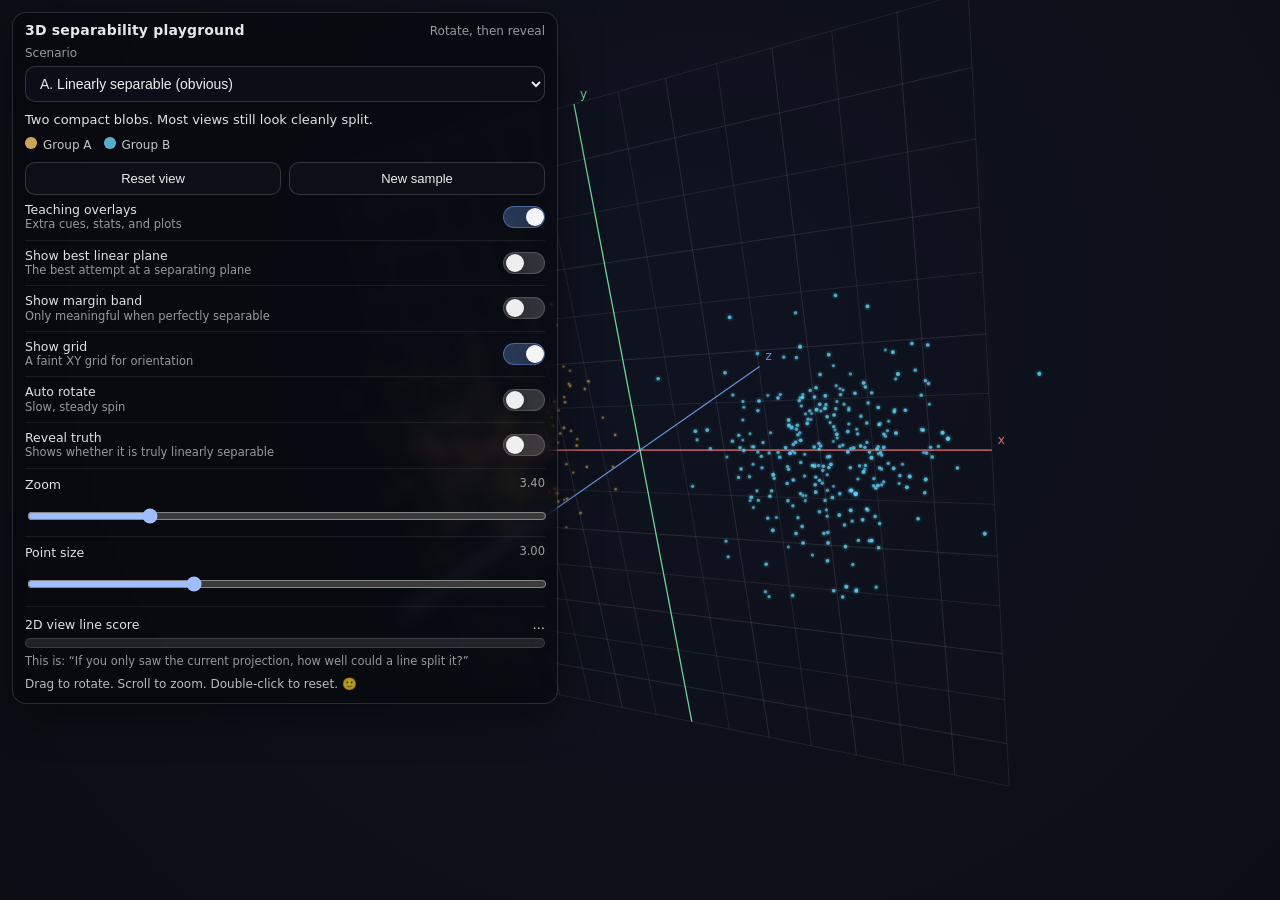
<file: index.html>
<!doctype html>
<html lang="en">
<head>
  <meta charset="utf-8" />
  <meta name="viewport" content="width=device-width,initial-scale=1" />
  <title>3D Separability Playground</title>
  <style>
    :root {
      --bg0: #0b0d12;
      --bg1: #0f1320;
      --panel: rgba(0,0,0,0.36);
      --panelBorder: rgba(255,255,255,0.14);
      --text: rgba(255,255,255,0.92);
      --muted: rgba(255,255,255,0.72);
      --muted2: rgba(255,255,255,0.58);
      --line: rgba(255,255,255,0.12);

      --a: rgba(255, 204, 102, 0.95);
      --b: rgba(102, 217, 255, 0.95);

      --axisX: rgba(255, 120, 120, 0.85);
      --axisY: rgba(120, 255, 170, 0.82);
      --axisZ: rgba(120, 170, 255, 0.82);
    }

    html, body {
      height: 100%;
      margin: 0;
      background: radial-gradient(1200px 900px at 55% 35%, var(--bg1), var(--bg0));
      color: var(--text);
      font-family: ui-sans-serif, system-ui, -apple-system, Segoe UI, Roboto, Helvetica, Arial;
    }

    #wrap {
      position: relative;
      width: 100%;
      height: 100%;
      overflow: hidden;
    }

    canvas#c {
      width: 100%;
      height: 100%;
      display: block;
      touch-action: none;
      cursor: grab;
    }
    canvas#c:active { cursor: grabbing; }

    #ui {
      position: absolute;
      top: 12px;
      left: 12px;
      width: min(520px, calc(100vw - 24px));
      background: var(--panel);
      border: 1px solid var(--panelBorder);
      border-radius: 14px;
      padding: 10px 12px 11px;
      backdrop-filter: blur(8px);
      -webkit-backdrop-filter: blur(8px);
      box-shadow: 0 12px 44px rgba(0,0,0,0.40);
      user-select: none;
    }

    #titleRow {
      display: flex;
      align-items: baseline;
      justify-content: space-between;
      gap: 10px;
      margin-bottom: 8px;
    }

    #title {
      font-weight: 760;
      font-size: 14px;
      letter-spacing: 0.2px;
      opacity: 0.98;
      line-height: 1.1;
    }

    #tagline {
      font-size: 12px;
      color: var(--muted2);
      white-space: nowrap;
    }

    .block { margin-top: 8px; }
    .lbl {
      font-size: 12px;
      color: var(--muted2);
      margin-bottom: 6px;
    }

    select {
      width: 100%;
      font-size: 14px;
      padding: 8px 10px;
      border-radius: 10px;
      border: 1px solid rgba(255,255,255,0.16);
      background: rgba(14,16,24,0.92);
      color: var(--text);
      outline: none;
    }

    #desc {
      margin-top: 9px;
      font-size: 13px;
      line-height: 1.35;
      color: rgba(255,255,255,0.88);
    }

    #legend {
      margin-top: 8px;
      display: flex;
      gap: 12px;
      align-items: center;
      font-size: 12px;
      opacity: 0.84;
    }

    .swatch {
      width: 10px;
      height: 10px;
      border-radius: 999px;
      display: inline-block;
      margin-right: 6px;
      border: 1px solid rgba(255,255,255,0.18);
      box-shadow: 0 2px 10px rgba(0,0,0,0.22);
    }

    .row {
      display: flex;
      align-items: center;
      justify-content: space-between;
      gap: 10px;
      margin-top: 8px;
      padding-top: 8px;
      border-top: 1px solid rgba(255,255,255,0.08);
    }
    .row.noLine { border-top: none; padding-top: 0; }

    .left {
      display: flex;
      flex-direction: column;
      gap: 1px;
    }

    .rowTitle {
      font-size: 12.5px;
      color: rgba(255,255,255,0.88);
      line-height: 1.15;
    }
    .rowHint {
      font-size: 11.5px;
      color: var(--muted2);
      line-height: 1.15;
    }

    /* Switch */
    .switch {
      position: relative;
      width: 42px;
      height: 22px;
      flex: 0 0 auto;
    }
    .switch input {
      opacity: 0;
      width: 0;
      height: 0;
    }
    .switch span {
      position: absolute;
      inset: 0;
      border-radius: 999px;
      background: rgba(255,255,255,0.16);
      border: 1px solid rgba(255,255,255,0.16);
      transition: 160ms ease;
    }
    .switch span::before {
      content: "";
      position: absolute;
      width: 18px;
      height: 18px;
      left: 2px;
      top: 1px;
      border-radius: 999px;
      background: rgba(255,255,255,0.92);
      box-shadow: 0 6px 16px rgba(0,0,0,0.28);
      transition: 160ms ease;
    }
    .switch input:checked + span {
      background: rgba(120,170,255,0.28);
      border-color: rgba(120,170,255,0.42);
    }
    .switch input:checked + span::before {
      transform: translateX(20px);
      background: rgba(255,255,255,0.95);
    }

    /* Buttons */
    .btnRow {
      display: flex;
      gap: 8px;
      margin-top: 10px;
    }
    button {
      flex: 1;
      font-size: 13px;
      padding: 8px 10px;
      border-radius: 10px;
      border: 1px solid rgba(255,255,255,0.16);
      background: rgba(14,16,24,0.88);
      color: rgba(255,255,255,0.92);
      cursor: pointer;
      transition: 140ms ease;
    }
    button:hover {
      border-color: rgba(255,255,255,0.26);
      background: rgba(18,20,30,0.92);
    }
    button:active { transform: translateY(1px); }

    /* Sliders */
    .sliderRow {
      display: grid;
      grid-template-columns: 1fr auto;
      gap: 10px;
      margin-top: 8px;
      padding-top: 8px;
      border-top: 1px solid rgba(255,255,255,0.08);
      align-items: center;
    }
    .sliderRow .sLabel {
      font-size: 12.5px;
      color: rgba(255,255,255,0.88);
    }
    input[type="range"] {
      width: 100%;
      margin-top: 6px;
      accent-color: rgba(160,190,255,0.9);
    }
    .sliderWrap {
      grid-column: 1 / -1;
    }

    /* Score box */
    #scoreBox {
      margin-top: 10px;
      padding-top: 10px;
      border-top: 1px solid rgba(255,255,255,0.08);
    }
    .scoreLine {
      display: flex;
      justify-content: space-between;
      gap: 10px;
      font-size: 12.5px;
      color: rgba(255,255,255,0.88);
      margin-bottom: 6px;
    }
    .bar {
      height: 8px;
      border-radius: 999px;
      background: rgba(255,255,255,0.10);
      border: 1px solid rgba(255,255,255,0.12);
      overflow: hidden;
    }
    #bar2d {
      height: 100%;
      width: 0%;
      background: linear-gradient(90deg, rgba(255,204,102,0.60), rgba(102,217,255,0.65));
    }

    /* Reveal panel */
    #revealPanel {
      margin-top: 10px;
      padding-top: 10px;
      border-top: 1px solid rgba(255,255,255,0.08);
    }
    #stat3d {
      font-size: 12.5px;
      line-height: 1.35;
      color: rgba(255,255,255,0.88);
      margin-bottom: 8px;
    }
    #planeEq {
      font-size: 11.5px;
      color: var(--muted2);
      margin-top: 6px;
      line-height: 1.25;
    }

    #plot {
      width: 100%;
      height: 92px;
      display: block;
      border-radius: 10px;
      background: rgba(14,16,24,0.60);
      border: 1px solid rgba(255,255,255,0.10);
    }

    #hint {
      margin-top: 9px;
      font-size: 12px;
      color: var(--muted);
      line-height: 1.25;
    }

    .hidden { display: none; }
  </style>
</head>
<body>
  <div id="wrap">
    <canvas id="c"></canvas>

    <div id="ui">
      <div id="titleRow">
        <div id="title">3D separability playground</div>
        <div id="tagline">Rotate, then reveal</div>
      </div>

      <div class="block">
        <div class="lbl">Scenario</div>
        <select id="scenario"></select>
        <div id="desc"></div>
        <div id="legend">
          <span><span class="swatch" id="swA"></span>Group A</span>
          <span><span class="swatch" id="swB"></span>Group B</span>
        </div>
      </div>

      <div class="btnRow">
        <button id="resetBtn" title="Reset rotation and zoom">Reset view</button>
        <button id="newBtn" title="Regenerate points with a new seed">New sample</button>
      </div>

      <div class="row noLine">
        <div class="left">
          <div class="rowTitle">Teaching overlays</div>
          <div class="rowHint">Extra cues, stats, and plots</div>
        </div>
        <label class="switch">
          <input type="checkbox" id="teach" checked />
          <span></span>
        </label>
      </div>

      <div id="teachPanel">
        <div class="row">
          <div class="left">
            <div class="rowTitle">Show best linear plane</div>
            <div class="rowHint">The best attempt at a separating plane</div>
          </div>
          <label class="switch">
            <input type="checkbox" id="showPlane" />
            <span></span>
          </label>
        </div>

        <div class="row">
          <div class="left">
            <div class="rowTitle">Show margin band</div>
            <div class="rowHint">Only meaningful when perfectly separable</div>
          </div>
          <label class="switch">
            <input type="checkbox" id="showMargin" />
            <span></span>
          </label>
        </div>

        <div class="row">
          <div class="left">
            <div class="rowTitle">Show grid</div>
            <div class="rowHint">A faint XY grid for orientation</div>
          </div>
          <label class="switch">
            <input type="checkbox" id="showGrid" checked />
            <span></span>
          </label>
        </div>

        <div class="row">
          <div class="left">
            <div class="rowTitle">Auto rotate</div>
            <div class="rowHint">Slow, steady spin</div>
          </div>
          <label class="switch">
            <input type="checkbox" id="autoRotate" />
            <span></span>
          </label>
        </div>

        <div class="row">
          <div class="left">
            <div class="rowTitle">Reveal truth</div>
            <div class="rowHint">Shows whether it is truly linearly separable</div>
          </div>
          <label class="switch">
            <input type="checkbox" id="revealTruth" />
            <span></span>
          </label>
        </div>

        <div class="sliderRow">
          <div class="sLabel">Zoom</div>
          <div id="zoomVal" class="rowHint">3.40</div>
          <div class="sliderWrap">
            <input type="range" id="zoom" min="2.60" max="6.10" step="0.01" value="3.40" />
          </div>
        </div>

        <div class="sliderRow">
          <div class="sLabel">Point size</div>
          <div id="ptVal" class="rowHint">3.00</div>
          <div class="sliderWrap">
            <input type="range" id="ptSize" min="1.80" max="5.60" step="0.05" value="3.00" />
          </div>
        </div>

        <div id="scoreBox">
          <div class="scoreLine">
            <span>2D view line score</span>
            <span id="score2d">…</span>
          </div>
          <div class="bar"><div id="bar2d"></div></div>
          <div style="margin-top:6px;font-size:11.5px;color:rgba(255,255,255,0.58);line-height:1.25;">
            This is: “If you only saw the current projection, how well could a line split it?”
          </div>
        </div>

        <div id="revealPanel" class="hidden">
          <div id="stat3d"></div>
          <canvas id="plot"></canvas>
          <div id="planeEq"></div>
        </div>
      </div>

      <div id="hint">Drag to rotate. Scroll to zoom. Double-click to reset. 🙂</div>
    </div>
  </div>

  <script>
    (() => {
      const canvas = document.getElementById("c");
      const ctx = canvas.getContext("2d", { alpha: false });

      const selectEl = document.getElementById("scenario");
      const descEl = document.getElementById("desc");
      const swA = document.getElementById("swA");
      const swB = document.getElementById("swB");

      const teachEl = document.getElementById("teach");
      const teachPanel = document.getElementById("teachPanel");
      const showPlaneEl = document.getElementById("showPlane");
      const showMarginEl = document.getElementById("showMargin");
      const showGridEl = document.getElementById("showGrid");
      const autoRotateEl = document.getElementById("autoRotate");
      const revealTruthEl = document.getElementById("revealTruth");

      const resetBtn = document.getElementById("resetBtn");
      const newBtn = document.getElementById("newBtn");

      const zoomEl = document.getElementById("zoom");
      const zoomValEl = document.getElementById("zoomVal");

      const ptSizeEl = document.getElementById("ptSize");
      const ptValEl = document.getElementById("ptVal");

      const score2dEl = document.getElementById("score2d");
      const bar2dEl = document.getElementById("bar2d");

      const revealPanel = document.getElementById("revealPanel");
      const stat3dEl = document.getElementById("stat3d");
      const plotCanvas = document.getElementById("plot");
      const planeEqEl = document.getElementById("planeEq");

      // ---------- Colors ----------
      const COLORS = {
        A: [255, 204, 102],
        B: [102, 217, 255],
        bg0: "#0b0d12",

        axisX: getComputedStyle(document.documentElement).getPropertyValue("--axisX").trim(),
        axisY: getComputedStyle(document.documentElement).getPropertyValue("--axisY").trim(),
        axisZ: getComputedStyle(document.documentElement).getPropertyValue("--axisZ").trim(),
        axisDim: "rgba(255,255,255,0.12)",
        grid: "rgba(255,255,255,0.08)",

        planeFill: "rgba(255,255,255,0.06)",
        planeStroke: "rgba(255,255,255,0.22)",
        marginStroke: "rgba(255,255,255,0.16)"
      };

      swA.style.background = `rgba(${COLORS.A[0]},${COLORS.A[1]},${COLORS.A[2]},0.95)`;
      swB.style.background = `rgba(${COLORS.B[0]},${COLORS.B[1]},${COLORS.B[2]},0.95)`;

      // ---------- Tiny math kit ----------
      const clamp = (x,a,b) => Math.max(a, Math.min(b, x));
      const lerp = (a,b,t) => a + (b-a)*t;

      const v3 = {
        add: (a,b) => [a[0]+b[0], a[1]+b[1], a[2]+b[2]],
        sub: (a,b) => [a[0]-b[0], a[1]-b[1], a[2]-b[2]],
        scale: (a,s) => [a[0]*s, a[1]*s, a[2]*s],
        dot: (a,b) => a[0]*b[0] + a[1]*b[1] + a[2]*b[2],
        cross: (a,b) => [
          a[1]*b[2] - a[2]*b[1],
          a[2]*b[0] - a[0]*b[2],
          a[0]*b[1] - a[1]*b[0]
        ],
        norm: (a) => Math.sqrt(a[0]*a[0] + a[1]*a[1] + a[2]*a[2]),
        normalize: (a) => {
          const n = Math.sqrt(a[0]*a[0] + a[1]*a[1] + a[2]*a[2]) || 1;
          return [a[0]/n, a[1]/n, a[2]/n];
        }
      };

      // Quaternion format: [w, x, y, z]
      const quat = {
        normalize: (q) => {
          const n = Math.sqrt(q[0]*q[0] + q[1]*q[1] + q[2]*q[2] + q[3]*q[3]) || 1;
          return [q[0]/n, q[1]/n, q[2]/n, q[3]/n];
        },
        mul: (a,b) => ([
          a[0]*b[0] - a[1]*b[1] - a[2]*b[2] - a[3]*b[3],
          a[0]*b[1] + a[1]*b[0] + a[2]*b[3] - a[3]*b[2],
          a[0]*b[2] - a[1]*b[3] + a[2]*b[0] + a[3]*b[1],
          a[0]*b[3] + a[1]*b[2] - a[2]*b[1] + a[3]*b[0]
        ]),
        fromAxisAngle: (axis, angle) => {
          const a = v3.normalize(axis);
          const s = Math.sin(angle/2);
          return [Math.cos(angle/2), a[0]*s, a[1]*s, a[2]*s];
        },
        fromVectors: (a, b) => {
          const vA = v3.normalize(a);
          const vB = v3.normalize(b);
          const d = v3.dot(vA, vB);
          if (d < -0.999999) {
            const axis = v3.normalize(
              Math.abs(vA[0]) < 0.9 ? v3.cross(vA, [1,0,0]) : v3.cross(vA, [0,1,0])
            );
            return [0, axis[0], axis[1], axis[2]];
          }
          const c = v3.cross(vA, vB);
          const q = [1 + d, c[0], c[1], c[2]];
          return quat.normalize(q);
        },
        rotateVec3: (q, v) => {
          const w = q[0], qx = q[1], qy = q[2], qz = q[3];
          const vx = v[0], vy = v[1], vz = v[2];

          const tx = 2 * (qy*vz - qz*vy);
          const ty = 2 * (qz*vx - qx*vz);
          const tz = 2 * (qx*vy - qy*vx);

          return [
            vx + w*tx + (qy*tz - qz*ty),
            vy + w*ty + (qz*tx - qx*tz),
            vz + w*tz + (qx*ty - qy*tx),
          ];
        }
      };

      function basisFromNormal(n) {
        const nn = v3.normalize(n);
        let t = Math.abs(nn[2]) < 0.9 ? [0,0,1] : [0,1,0];
        let e1 = v3.cross(nn, t);
        if (v3.norm(e1) < 1e-6) t = [1,0,0], e1 = v3.cross(nn, t);
        e1 = v3.normalize(e1);
        const e2 = v3.normalize(v3.cross(nn, e1));
        return { e1, e2, n: nn };
      }

      // ---------- Deterministic RNG ----------
      function mulberry32(seed) {
        let a = seed >>> 0;
        return function() {
          a |= 0; a = (a + 0x6D2B79F5) | 0;
          let t = Math.imul(a ^ (a >>> 15), 1 | a);
          t = (t + Math.imul(t ^ (t >>> 7), 61 | t)) ^ t;
          return ((t ^ (t >>> 14)) >>> 0) / 4294967296;
        };
      }
      function randn(rng) {
        let u = 0, v = 0;
        while (u === 0) u = rng();
        while (v === 0) v = rng();
        return Math.sqrt(-2.0 * Math.log(u)) * Math.cos(2.0 * Math.PI * v);
      }
      function randnClamped(rng, sigma, maxAbs) {
        let x;
        do { x = randn(rng) * sigma; } while (Math.abs(x) > maxAbs);
        return x;
      }

      // ---------- Scenarios ----------
      function genEasy(seed) {
        const rng = mulberry32(seed);
        const N = 560;
        const sigma = 0.22;
        const A = [-0.85, 0, 0];
        const B = [ 0.85, 0, 0];

        const pts = [];
        for (let i = 0; i < N/2; i++) {
          pts.push({ p: [A[0] + randn(rng)*sigma, A[1] + randn(rng)*sigma, A[2] + randn(rng)*sigma], c: 0 });
        }
        for (let i = 0; i < N/2; i++) {
          pts.push({ p: [B[0] + randn(rng)*sigma, B[1] + randn(rng)*sigma, B[2] + randn(rng)*sigma], c: 1 });
        }
        return pts;
      }

      function genHiddenLinear(seed) {
        // Two parallel sheets, guaranteed separated by clamping thickness.
        const rng = mulberry32(seed);
        const N = 760;

        const normal = v3.normalize([1.0, 1.0, 0.4]);
        const { e1, e2, n } = basisFromNormal(normal);

        const sheetHalfSize = 1.08;
        const d = 0.48;
        const thickness = 0.12;
        const clampAbs = 0.22; // ensures no sheet-crossing outliers in practice

        const pts = [];
        for (let i = 0; i < N/2; i++) {
          const u = (rng()*2 - 1) * sheetHalfSize;
          const v = (rng()*2 - 1) * sheetHalfSize;
          const w = randnClamped(rng, thickness, clampAbs);
          const p = v3.add(v3.add(v3.scale(e1, u), v3.scale(e2, v)), v3.scale(n, (-d + w)));
          pts.push({ p, c: 0 });
        }
        for (let i = 0; i < N/2; i++) {
          const u = (rng()*2 - 1) * sheetHalfSize;
          const v = (rng()*2 - 1) * sheetHalfSize;
          const w = randnClamped(rng, thickness, clampAbs);
          const p = v3.add(v3.add(v3.scale(e1, u), v3.scale(e2, v)), v3.scale(n, ( d + w)));
          pts.push({ p, c: 1 });
        }
        return pts;
      }

      function genHiddenLinearClumpy(seed) {
        // Still separable sheets, with in-plane density texture (misleading “clusters”).
        const rng = mulberry32(seed);
        const N = 1260;

        const normal = v3.normalize([1.0, 1.0, 0.4]);
        const { e1, e2, n } = basisFromNormal(normal);

        const d = 0.50;
        const thickness = 0.13;
        const clampAbs = 0.20;
        const halfSize = 1.45;

        const attractStrength = 0.95;
        const attractProb = 0.95;
        const attractSigma = 2.55;

        const attractA = [
          [-0.8, -0.2], [ 0.4,  0.9], [ 0.9, -0.6]
        ];
        const attractB = [
          [-0.6,  0.8], [ 0.7,  0.2], [-0.2, -0.9]
        ];

        function texturedUV(attractors) {
          let u = (rng() * 2 - 1) * halfSize;
          let v = (rng() * 2 - 1) * halfSize;

          if (rng() < attractProb) {
            const a = attractors[Math.floor(rng() * attractors.length)];
            const du = a[0] - u;
            const dv = a[1] - v;
            const r2 = du*du + dv*dv;
            const w = attractStrength * Math.exp(-r2 / (2 * attractSigma * attractSigma));
            u += du * w;
            v += dv * w;
          }
          return [u, v];
        }

        const pts = [];
        for (let i = 0; i < N/2; i++) {
          const [u,v] = texturedUV(attractA);
          const w = randnClamped(rng, thickness, clampAbs);
          const p = v3.add(v3.add(v3.scale(e1,u), v3.scale(e2,v)), v3.scale(n, (-d + w)));
          pts.push({ p, c: 0 });
        }
        for (let i = 0; i < N/2; i++) {
          const [u,v] = texturedUV(attractB);
          const w = randnClamped(rng, thickness, clampAbs);
          const p = v3.add(v3.add(v3.scale(e1,u), v3.scale(e2,v)), v3.scale(n, ( d + w)));
          pts.push({ p, c: 1 });
        }
        return pts;
      }

      function genNonlinearRing(seed) {
        // Inner disk vs outer ring in a tilted plane. Not linearly separable.
        const rng = mulberry32(seed);
        const N = 820;

        const planeNormal = v3.normalize([0.2, 1.0, 0.55]);
        const { e1, e2, n } = basisFromNormal(planeNormal);

        const pts = [];

        for (let i = 0; i < N/2; i++) {
          const theta = rng() * Math.PI * 2;
          const r = Math.sqrt(rng()) * 0.58;
          const x = r * Math.cos(theta);
          const y = r * Math.sin(theta);

          const wobble = 0.25 * Math.sin(3 * theta);
          const thick = randn(rng) * 0.24;

          const p = v3.add(v3.add(v3.scale(e1, x), v3.scale(e2, y)), v3.scale(n, wobble + thick));
          pts.push({ p, c: 0 });
        }

        for (let i = 0; i < N/2; i++) {
          const theta = rng() * Math.PI * 2;
          const r = 0.78 + rng() * 0.40;
          const x = r * Math.cos(theta);
          const y = r * Math.sin(theta);

          const wobble = 0.50 * Math.sin(3 * theta + 0.6);
          const thick = randn(rng) * 0.06;

          const p = v3.add(v3.add(v3.scale(e1, x), v3.scale(e2, y)), v3.scale(n, wobble + thick));
          pts.push({ p, c: 1 });
        }

        return pts;
      }

      function genChaos(seed) {
        // Geometry does not help.
        const rng = mulberry32(seed);
        const N = 820;
        const s = 1.15;
        const pts = [];
        for (let i = 0; i < N; i++) {
          const p = [(rng()*2 - 1)*s, (rng()*2 - 1)*s, (rng()*2 - 1)*s];
          const c = rng() < 0.5 ? 0 : 1;
          pts.push({ p, c });
        }
        return pts;
      }

      function quatFromYawPitch(yaw, pitch) {
        const qy = quat.fromAxisAngle([0,1,0], yaw);
        const qx = quat.fromAxisAngle([1,0,0], pitch);
        return quat.normalize(quat.mul(qy, qx));
      }

      const scenarios = [
        {
          id: "easy",
          name: "A. Linearly separable (obvious)",
          desc: "Two compact blobs. Most views still look cleanly split.",
          seed: 11,
          truthLinear: true,
          make: genEasy,
          initRot: () => quatFromYawPitch(0.55, -0.35)
        },
        {
          id: "hidden",
          name: "B. Linearly separable (you must rotate to see it)",
          desc: "Two parallel sheets separated by a plane, but the default view hides the gap. Rotate until the layers peel apart.",
          seed: 23,
          truthLinear: true,
          make: genHiddenLinear,
          initRot: () => {
            const n = v3.normalize([1.0, 1.0, 0.4]);
            const alignToZ = quat.fromVectors(n, [0,0,1]);
            const littleTwist = quat.fromAxisAngle([0,1,0], 0.18);
            return quat.normalize(quat.mul(littleTwist, alignToZ));
          }
        },
        {
          id: "ring",
          name: "C. Not linearly separable (but curve-separable)",
          desc: "Inner disk vs outer ring in a tilted plane. No plane can split it, but the circular structure shows up from the right angle.",
          seed: 37,
          truthLinear: false,
          make: genNonlinearRing,
          initRot: () => {
            const m = v3.normalize([0.2, 1.0, 0.55]);
            const target = v3.normalize([1.0, 0.0, 0.25]);
            const q = quat.fromVectors(m, target);
            const spice = quat.fromAxisAngle([0,0,1], -0.15);
            return quat.normalize(quat.mul(spice, q));
          }
        },
        {
          id: "chaos",
          name: "D. Chaos (geometry does not help)",
          desc: "Positions are random and labels are random. Rotating only changes the shape of your illusions.",
          seed: 101,
          truthLinear: false,
          make: genChaos,
          initRot: () => quatFromYawPitch(-0.35, -0.25)
        },
        {
          id: "hidden_clumps",
          name: "E. Linearly separable (misleading clusters)",
          desc: "Two separable sheets with strong in-plane clustering that can trick your pattern-finder from the wrong angles.",
          seed: 59,
          truthLinear: true,
          make: genHiddenLinearClumpy,
          initRot: () => {
            const n = v3.normalize([1.0, 1.0, 0.4]);
            const alignToZ = quat.fromVectors(n, [0,0,1]);
            const littleTwist = quat.fromAxisAngle([0,1,0], 0.22);
            return quat.normalize(quat.mul(littleTwist, alignToZ));
          }
        },
      ];

      // ---------- Simple linear methods (tiny, no libraries) ----------
      function trainPerceptron(points, dims, maxEpochs = 60) {
        let w = new Array(dims).fill(0);
        let b = 0;

        let converged = false;
        let epochs = 0;
        let totalMistakes = 0;

        // deterministic order is fine for this toy
        for (let ep = 0; ep < maxEpochs; ep++) {
          let mistakes = 0;
          for (let i = 0; i < points.length; i++) {
            const x = points[i].p;
            const y = points[i].c === 1 ? 1 : -1;
            let s = b;
            for (let d = 0; d < dims; d++) s += w[d] * x[d];
            if (y * s <= 0) {
              for (let d = 0; d < dims; d++) w[d] += y * x[d];
              b += y;
              mistakes++;
            }
          }
          totalMistakes += mistakes;
          epochs = ep + 1;
          if (mistakes === 0) { converged = true; break; }
        }

        return { w, b, converged, epochs, totalMistakes };
      }

      function solveLinearSystem(A, b) {
        // Gauss-Jordan elimination for small D (2 or 3)
        const n = A.length;
        const M = new Array(n);
        for (let i = 0; i < n; i++) {
          M[i] = A[i].slice();
          M[i].push(b[i]);
        }

        for (let col = 0; col < n; col++) {
          // pivot
          let piv = col;
          for (let r = col + 1; r < n; r++) {
            if (Math.abs(M[r][col]) > Math.abs(M[piv][col])) piv = r;
          }
          if (Math.abs(M[piv][col]) < 1e-10) return new Array(n).fill(0);

          if (piv !== col) {
            const tmp = M[col]; M[col] = M[piv]; M[piv] = tmp;
          }

          const div = M[col][col];
          for (let c = col; c <= n; c++) M[col][c] /= div;

          for (let r = 0; r < n; r++) {
            if (r === col) continue;
            const f = M[r][col];
            for (let c = col; c <= n; c++) M[r][c] -= f * M[col][c];
          }
        }

        return M.map(row => row[n]);
      }

      function computeLDA(points, dims) {
        const m0 = new Array(dims).fill(0);
        const m1 = new Array(dims).fill(0);
        let n0 = 0, n1 = 0;

        for (const pt of points) {
          const x = pt.p;
          if (pt.c === 0) { n0++; for (let d = 0; d < dims; d++) m0[d] += x[d]; }
          else { n1++; for (let d = 0; d < dims; d++) m1[d] += x[d]; }
        }
        for (let d = 0; d < dims; d++) {
          m0[d] /= Math.max(1, n0);
          m1[d] /= Math.max(1, n1);
        }

        // Within-class scatter
        const Sw = new Array(dims).fill(0).map(() => new Array(dims).fill(0));
        for (const pt of points) {
          const x = pt.p;
          const mu = pt.c === 0 ? m0 : m1;
          const dx = new Array(dims);
          for (let d = 0; d < dims; d++) dx[d] = x[d] - mu[d];
          for (let i = 0; i < dims; i++) {
            for (let j = 0; j < dims; j++) {
              Sw[i][j] += dx[i] * dx[j];
            }
          }
        }

        // Regularize
        const reg = 1e-2;
        for (let d = 0; d < dims; d++) Sw[d][d] += reg;

        const dm = new Array(dims);
        for (let d = 0; d < dims; d++) dm[d] = m1[d] - m0[d];

        const w = solveLinearSystem(Sw, dm);

        // Bias: split means in projection space
        let b = 0;
        for (let d = 0; d < dims; d++) b -= 0.5 * w[d] * (m0[d] + m1[d]);

        // Accuracy
        let correct = 0;
        for (const pt of points) {
          const x = pt.p;
          let s = b;
          for (let d = 0; d < dims; d++) s += w[d] * x[d];
          const pred = s > 0 ? 1 : 0;
          if (pred === pt.c) correct++;
        }

        return { w, b, acc: correct / Math.max(1, points.length), m0, m1 };
      }

      // ---------- Projection & drawing ----------
      let cssW = 0, cssH = 0, dpr = 1;
      let bgGrad = null;

      function resizeMain() {
        const rect = canvas.getBoundingClientRect();
        cssW = Math.max(1, rect.width);
        cssH = Math.max(1, rect.height);
        dpr = window.devicePixelRatio || 1;

        const w = Math.round(cssW * dpr);
        const h = Math.round(cssH * dpr);

        if (canvas.width !== w || canvas.height !== h) {
          canvas.width = w;
          canvas.height = h;
        }
        ctx.setTransform(dpr, 0, 0, dpr, 0, 0);

        // background gradient (cache)
        bgGrad = ctx.createRadialGradient(cssW*0.55, cssH*0.35, 40, cssW*0.55, cssH*0.35, Math.max(cssW, cssH)*0.80);
        bgGrad.addColorStop(0, "#0f1320");
        bgGrad.addColorStop(1, "#0b0d12");
      }

      window.addEventListener("resize", () => requestRender());

      function project(v, camDist, focal, worldScale, cx, cy) {
        const z = v[2] + camDist;
        const k = focal / z;
        return { x: v[0] * k * worldScale + cx, y: -v[1] * k * worldScale + cy, k, z };
      }

      function drawAxes(camDist, focal, worldScale, cx, cy) {
        const L = 1.40;
        const axes = [
          { a: [-L,0,0], b: [ L,0,0], col: COLORS.axisX, label: "x", labPos: [ L,0,0] },
          { a: [0,-L,0], b: [0, L,0], col: COLORS.axisY, label: "y", labPos: [0, L,0] },
          { a: [0,0,-L], b: [0,0, L], col: COLORS.axisZ, label: "z", labPos: [0,0, L] },
        ];

        ctx.lineWidth = 1;
        ctx.strokeStyle = COLORS.axisDim;
        ctx.beginPath();
        ctx.arc(cx, cy, 2.2, 0, Math.PI*2);
        ctx.stroke();

        for (const ax of axes) {
          const ra = quat.rotateVec3(rotQ, ax.a);
          const rb = quat.rotateVec3(rotQ, ax.b);
          const pa = project(ra, camDist, focal, worldScale, cx, cy);
          const pb = project(rb, camDist, focal, worldScale, cx, cy);

          ctx.lineWidth = 1.25;
          ctx.strokeStyle = ax.col;
          ctx.beginPath();
          ctx.moveTo(pa.x, pa.y);
          ctx.lineTo(pb.x, pb.y);
          ctx.stroke();

          const rl = quat.rotateVec3(rotQ, ax.labPos);
          const pl = project(rl, camDist, focal, worldScale, cx, cy);
          ctx.fillStyle = ax.col;
          ctx.font = "12px ui-sans-serif, system-ui";
          ctx.fillText(ax.label, pl.x + 6, pl.y - 6);
        }
      }

      function drawGrid(camDist, focal, worldScale, cx, cy) {
        const L = 1.40;
        const step = 0.20;

        ctx.lineWidth = 1;
        for (let t = -L; t <= L + 1e-6; t += step) {
          const major = Math.abs((t / 0.40) - Math.round(t / 0.40)) < 1e-6;
          ctx.strokeStyle = major ? "rgba(255,255,255,0.10)" : COLORS.grid;

          // horizontal in XY plane (z=0): x from -L..L at y=t
          {
            const a = quat.rotateVec3(rotQ, [-L, t, 0]);
            const b = quat.rotateVec3(rotQ, [ L, t, 0]);
            const pa = project(a, camDist, focal, worldScale, cx, cy);
            const pb = project(b, camDist, focal, worldScale, cx, cy);

            ctx.beginPath();
            ctx.moveTo(pa.x, pa.y);
            ctx.lineTo(pb.x, pb.y);
            ctx.stroke();
          }
          // vertical in XY plane (z=0): y from -L..L at x=t
          {
            const a = quat.rotateVec3(rotQ, [t, -L, 0]);
            const b = quat.rotateVec3(rotQ, [t,  L, 0]);
            const pa = project(a, camDist, focal, worldScale, cx, cy);
            const pb = project(b, camDist, focal, worldScale, cx, cy);

            ctx.beginPath();
            ctx.moveTo(pa.x, pa.y);
            ctx.lineTo(pb.x, pb.y);
            ctx.stroke();
          }
        }
      }

      function drawPlaneOverlay(camDist, focal, worldScale, cx, cy) {
        if (!teachMode) return;
        if (!showPlane) return;
        if (!model3D || !model3D.display) return;

        const w = model3D.display.w;
        const b = model3D.display.b;
        const ww = v3.dot(w,w);
        if (ww < 1e-10) return;

        const n = v3.normalize(w);
        const { e1, e2 } = basisFromNormal(n);
        const L = (model3D.boundRadius || 1.4) * 1.35;

        // point on plane closest to origin
        const x0 = v3.scale(w, -b / ww);

        const corners = [
          v3.add(v3.add(x0, v3.scale(e1,  L)), v3.scale(e2,  L)),
          v3.add(v3.add(x0, v3.scale(e1, -L)), v3.scale(e2,  L)),
          v3.add(v3.add(x0, v3.scale(e1, -L)), v3.scale(e2, -L)),
          v3.add(v3.add(x0, v3.scale(e1,  L)), v3.scale(e2, -L)),
        ];

        function drawQuad(centerOffsetDist, strokeStyle, fillStyle, dash = null) {
          const offs = v3.scale(n, centerOffsetDist);
          const pts2 = corners.map(p => {
            const pr = quat.rotateVec3(rotQ, v3.add(p, offs));
            return project(pr, camDist, focal, worldScale, cx, cy);
          });

          ctx.save();
          if (dash) ctx.setLineDash(dash);
          ctx.beginPath();
          ctx.moveTo(pts2[0].x, pts2[0].y);
          for (let i = 1; i < pts2.length; i++) ctx.lineTo(pts2[i].x, pts2[i].y);
          ctx.closePath();

          if (fillStyle) {
            ctx.fillStyle = fillStyle;
            ctx.fill();
          }
          ctx.lineWidth = 1.1;
          ctx.strokeStyle = strokeStyle;
          ctx.stroke();
          ctx.restore();
        }

        // main plane
        drawQuad(0, COLORS.planeStroke, COLORS.planeFill);

        // margin band (only if perceptron actually found a perfect separator)
        if (showMargin && model3D.perceptron && model3D.perceptron.converged) {
          const m = model3D.marginDist || 0;
          if (m > 1e-4) {
            drawQuad( m, COLORS.marginStroke, null, [5,4]);
            drawQuad(-m, COLORS.marginStroke, null, [5,4]);
          }
        }

        // normal arrow
        const a0 = quat.rotateVec3(rotQ, x0);
        const a1 = quat.rotateVec3(rotQ, v3.add(x0, v3.scale(n, 0.65)));
        const p0 = project(a0, camDist, focal, worldScale, cx, cy);
        const p1 = project(a1, camDist, focal, worldScale, cx, cy);

        ctx.lineWidth = 1.2;
        ctx.strokeStyle = "rgba(255,255,255,0.35)";
        ctx.beginPath();
        ctx.moveTo(p0.x, p0.y);
        ctx.lineTo(p1.x, p1.y);
        ctx.stroke();

        // arrowhead
        const ang = Math.atan2(p1.y - p0.y, p1.x - p0.x);
        const ah = 8;
        ctx.fillStyle = "rgba(255,255,255,0.35)";
        ctx.beginPath();
        ctx.moveTo(p1.x, p1.y);
        ctx.lineTo(p1.x - ah*Math.cos(ang - 0.45), p1.y - ah*Math.sin(ang - 0.45));
        ctx.lineTo(p1.x - ah*Math.cos(ang + 0.45), p1.y - ah*Math.sin(ang + 0.45));
        ctx.closePath();
        ctx.fill();
      }

      // ---------- Plot (distance histogram) ----------
      function resizePlot() {
        const rect = plotCanvas.getBoundingClientRect();
        const w = Math.max(1, Math.round(rect.width * (window.devicePixelRatio || 1)));
        const h = Math.max(1, Math.round(rect.height * (window.devicePixelRatio || 1)));
        if (plotCanvas.width !== w || plotCanvas.height !== h) {
          plotCanvas.width = w;
          plotCanvas.height = h;
        }
      }

      function drawDistancePlot() {
        if (!model3D || !model3D.display) return;
        resizePlot();
        const pctx = plotCanvas.getContext("2d");

        const W = plotCanvas.width;
        const H = plotCanvas.height;

        // background
        pctx.clearRect(0,0,W,H);
        pctx.fillStyle = "rgba(14,16,24,0.70)";
        pctx.fillRect(0,0,W,H);

        const pad = 10 * (window.devicePixelRatio || 1);
        const innerW = W - 2*pad;
        const innerH = H - 2*pad;

        const dA = model3D.distA;
        const dB = model3D.distB;
        if (!dA || !dB || dA.length === 0 || dB.length === 0) return;

        // range
        let minD = Infinity, maxD = -Infinity;
        for (const v of dA) { if (v < minD) minD = v; if (v > maxD) maxD = v; }
        for (const v of dB) { if (v < minD) minD = v; if (v > maxD) maxD = v; }

        // expand slightly
        const span = Math.max(1e-6, maxD - minD);
        minD -= span * 0.08;
        maxD += span * 0.08;

        const bins = 34;
        const hA = new Array(bins).fill(0);
        const hB = new Array(bins).fill(0);

        function binOf(x) {
          const t = (x - minD) / (maxD - minD);
          return clamp(Math.floor(t * bins), 0, bins - 1);
        }

        for (const v of dA) hA[binOf(v)]++;
        for (const v of dB) hB[binOf(v)]++;

        const maxC = Math.max(...hA, ...hB, 1);

        // axes baseline
        pctx.strokeStyle = "rgba(255,255,255,0.14)";
        pctx.lineWidth = 1;
        pctx.beginPath();
        pctx.moveTo(pad, pad + innerH);
        pctx.lineTo(pad + innerW, pad + innerH);
        pctx.stroke();

        // zero line
        const xZero = pad + innerW * ((0 - minD) / (maxD - minD));
        pctx.strokeStyle = "rgba(255,255,255,0.18)";
        pctx.beginPath();
        pctx.moveTo(xZero, pad);
        pctx.lineTo(xZero, pad + innerH);
        pctx.stroke();

        // label
        pctx.fillStyle = "rgba(255,255,255,0.62)";
        pctx.font = `${11 * (window.devicePixelRatio || 1)}px ui-sans-serif, system-ui`;
        pctx.fillText("Signed distance to best plane", pad, pad + 12 * (window.devicePixelRatio || 1));

        // bars
        const bw = innerW / bins;

        function rgba(rgb, a) { return `rgba(${rgb[0]},${rgb[1]},${rgb[2]},${a})`; }

        for (let i = 0; i < bins; i++) {
          const x = pad + i*bw;
          const aH = (hA[i] / maxC) * (innerH * 0.78);
          const bH = (hB[i] / maxC) * (innerH * 0.78);

          // A
          pctx.fillStyle = rgba(COLORS.A, 0.55);
          pctx.fillRect(x, pad + innerH - aH, bw - 1, aH);

          // B (overlay)
          pctx.fillStyle = rgba(COLORS.B, 0.55);
          pctx.fillRect(x, pad + innerH - bH, bw - 1, bH);
        }

        // tiny legend
        const lx = pad;
        const ly = pad + innerH - 16 * (window.devicePixelRatio || 1);
        pctx.fillStyle = rgba(COLORS.A, 0.85);
        pctx.fillRect(lx, ly, 10*(window.devicePixelRatio||1), 6*(window.devicePixelRatio||1));
        pctx.fillStyle = rgba(COLORS.B, 0.85);
        pctx.fillRect(lx + 52*(window.devicePixelRatio||1), ly, 10*(window.devicePixelRatio||1), 6*(window.devicePixelRatio||1));
        pctx.fillStyle = "rgba(255,255,255,0.70)";
        pctx.fillText("A", lx + 14*(window.devicePixelRatio||1), ly + 7*(window.devicePixelRatio||1));
        pctx.fillText("B", lx + 66*(window.devicePixelRatio||1), ly + 7*(window.devicePixelRatio||1));
      }

      // ---------- App state ----------
      let points = [];
      let rotQ = [1,0,0,0];

      let currentScenario = scenarios[0];
      let currentSeed = currentScenario.seed;

      let model3D = null;

      let teachMode = true;
      let showPlane = false;
      let showMargin = false;
      let showGrid = true;
      let autoRotate = false;
      let revealTruth = false;

      let camDist = parseFloat(zoomEl.value);
      let basePointR = parseFloat(ptSizeEl.value);

      // ---------- 3D model computation ----------
      function computeBoundRadius() {
        let r = 0;
        for (const pt of points) {
          const p = pt.p;
          const n = Math.sqrt(p[0]*p[0] + p[1]*p[1] + p[2]*p[2]);
          if (n > r) r = n;
        }
        return Math.max(1.2, r);
      }

      function compute3DModel() {
        const perceptron = trainPerceptron(points, 3, 70);
        const lda = computeLDA(points, 3);

        const display = perceptron.converged ? { w: perceptron.w.slice(), b: perceptron.b, method: "Perceptron" }
                                            : { w: lda.w.slice(), b: lda.b, method: "LDA" };

        const wn = v3.norm(display.w) || 1;

        let correct = 0;
        let marginDist = Infinity;
        const distA = [];
        const distB = [];

        for (const pt of points) {
          const p = pt.p;
          const s = display.w[0]*p[0] + display.w[1]*p[1] + display.w[2]*p[2] + display.b;
          const pred = s > 0 ? 1 : 0;
          if (pred === pt.c) correct++;

          const d = s / wn;
          if (pt.c === 0) distA.push(d);
          else distB.push(d);

          const y = pt.c === 1 ? 1 : -1;
          const md = y * d;
          if (md < marginDist) marginDist = md;
        }

        model3D = {
          perceptron,
          lda,
          display,
          acc: correct / Math.max(1, points.length),
          marginDist: perceptron.converged ? Math.max(0, marginDist) : 0,
          distA, distB,
          boundRadius: computeBoundRadius()
        };
      }

      // ---------- 2D view score (LDA on rotated XY) ----------
      let last2DUpdate = 0;
      let view2DAcc = 0;

      function compute2DViewScore() {
        // features: rotated x,y (camera-aligned), ignore z
        const feats = new Array(points.length);
        for (let i = 0; i < points.length; i++) {
          const pr = quat.rotateVec3(rotQ, points[i].p);
          feats[i] = [pr[0], pr[1], points[i].c];
        }

        // means
        let m0x=0,m0y=0,m1x=0,m1y=0,n0=0,n1=0;
        for (const f of feats) {
          if (f[2] === 0) { n0++; m0x += f[0]; m0y += f[1]; }
          else { n1++; m1x += f[0]; m1y += f[1]; }
        }
        n0 = Math.max(1, n0); n1 = Math.max(1, n1);
        m0x/=n0; m0y/=n0; m1x/=n1; m1y/=n1;

        // within scatter Sw (2x2)
        let s00=0,s01=0,s11=0;
        for (const f of feats) {
          const muX = f[2] === 0 ? m0x : m1x;
          const muY = f[2] === 0 ? m0y : m1y;
          const dx = f[0]-muX;
          const dy = f[1]-muY;
          s00 += dx*dx;
          s01 += dx*dy;
          s11 += dy*dy;
        }
        const reg = 1e-2;
        s00 += reg; s11 += reg;

        // solve for w = inv(Sw)*(m1-m0)
        const det = s00*s11 - s01*s01;
        let wx=0, wy=0;
        if (Math.abs(det) > 1e-10) {
          const inv00 =  s11/det;
          const inv01 = -s01/det;
          const inv11 =  s00/det;
          const dmX = m1x - m0x;
          const dmY = m1y - m0y;
          wx = inv00*dmX + inv01*dmY;
          wy = inv01*dmX + inv11*dmY;
        }

        const b = -0.5 * (wx*(m0x+m1x) + wy*(m0y+m1y));

        let correct = 0;
        for (const f of feats) {
          const s = wx*f[0] + wy*f[1] + b;
          const pred = s > 0 ? 1 : 0;
          if (pred === f[2]) correct++;
        }
        view2DAcc = correct / Math.max(1, feats.length);
      }

      function update2DScoreUI() {
        const pct = clamp(Math.round(view2DAcc * 100), 0, 100);
        score2dEl.textContent = `${pct}%`;
        bar2dEl.style.width = `${pct}%`;
      }

      // ---------- UI helpers ----------
      function fmt(x, k=2) {
        const p = Math.pow(10, k);
        return (Math.round(x*p)/p).toFixed(k);
      }

      function updateRevealPanel() {
        const show = teachMode && (revealTruth || showPlane);
        revealPanel.classList.toggle("hidden", !show);
        if (!show) return;

        const scTruth = currentScenario.truthLinear ? "yes" : "no";
        const perc = model3D?.perceptron;
        const found = perc?.converged ? "yes" : "no";
        const method = model3D?.display?.method || "—";
        const acc = model3D ? Math.round(model3D.acc * 100) : 0;

        const marginTxt = (perc && perc.converged) ? `Min margin (distance): ${fmt(model3D.marginDist, 3)}` : `Min margin: n/a`;

        let line1 = "";
        if (revealTruth) {
          line1 += `Ground truth linearly separable: ${scTruth}. `;
        } else {
          line1 += `3D linear probe (best plane): `;
        }

        const line2 = `Perceptron found a perfect plane: ${found} (epochs: ${perc ? perc.epochs : "—"}). Best-plane accuracy: ${acc}%.`;

        stat3dEl.textContent = `${line1}${line2} ${marginTxt}`;

        // plane equation (normalized normal for readability)
        if (model3D && model3D.display) {
          const w = model3D.display.w.slice();
          const wn = v3.norm(w) || 1;
          const n = [w[0]/wn, w[1]/wn, w[2]/wn];
          const b = model3D.display.b / wn;
          planeEqEl.textContent =
            `Plane (normalized): n·x + b = 0,  n = (${fmt(n[0])}, ${fmt(n[1])}, ${fmt(n[2])}),  b = ${fmt(b)}` +
            `  [method: ${method}]`;
        }

        drawDistancePlot();
      }

      // ---------- Scenario switching ----------
      for (const sc of scenarios) {
        const opt = document.createElement("option");
        opt.value = sc.id;
        opt.textContent = sc.name;
        selectEl.appendChild(opt);
      }

      function setScenarioById(id) {
        const sc = scenarios.find(s => s.id === id) || scenarios[0];
        currentScenario = sc;
        currentSeed = sc.seed;

        selectEl.value = sc.id;
        descEl.textContent = sc.desc;

        points = sc.make(currentSeed);
        rotQ = sc.initRot();

        camDist = parseFloat(zoomEl.value);
        basePointR = parseFloat(ptSizeEl.value);

        compute3DModel();
        updateRevealPanel();
        requestRender();
      }

      function newSample() {
        // deterministic seed walk
        currentSeed = ((currentSeed * 1664525) + 1013904223) >>> 0;
        points = currentScenario.make(currentSeed);
        compute3DModel();
        updateRevealPanel();
        requestRender();
      }

      function resetView() {
        rotQ = currentScenario.initRot();
        zoomEl.value = "3.40";
        ptSizeEl.value = "3.00";
        camDist = parseFloat(zoomEl.value);
        basePointR = parseFloat(ptSizeEl.value);
        zoomValEl.textContent = fmt(camDist, 2);
        ptValEl.textContent = fmt(basePointR, 2);

        requestRender();
      }

      // ---------- Arcball rotation ----------
      let dragging = false;
      let lastArc = [0,0,1];

      function screenToArcball(clientX, clientY) {
        const rect = canvas.getBoundingClientRect();
        const x = clientX - rect.left;
        const y = clientY - rect.top;

        const cx = rect.width / 2;
        const cy = rect.height / 2;
        const r = 0.9 * Math.min(rect.width, rect.height) / 2;

        let nx = (x - cx) / r;
        let ny = (y - cy) / r;
        ny = -ny;

        const d = nx*nx + ny*ny;
        let nz;
        if (d <= 1) nz = Math.sqrt(1 - d);
        else {
          const inv = 1 / Math.sqrt(d);
          nx *= inv;
          ny *= inv;
          nz = 0;
        }
        return v3.normalize([nx, ny, nz]);
      }

      canvas.addEventListener("pointerdown", (e) => {
        canvas.setPointerCapture(e.pointerId);
        dragging = true;
        lastArc = screenToArcball(e.clientX, e.clientY);
        requestRender();
      });

      canvas.addEventListener("pointermove", (e) => {
        if (!dragging) return;
        const curArc = screenToArcball(e.clientX, e.clientY);
        const dq = quat.fromVectors(lastArc, curArc);
        rotQ = quat.normalize(quat.mul(dq, rotQ));
        lastArc = curArc;
        requestRender();
      });

      function endDrag() { dragging = false; }
      canvas.addEventListener("pointerup", endDrag);
      canvas.addEventListener("pointercancel", endDrag);
      canvas.addEventListener("pointerleave", endDrag);

      canvas.addEventListener("dblclick", () => resetView());

      // wheel zoom
      canvas.addEventListener("wheel", (e) => {
        e.preventDefault();
        camDist = clamp(camDist + e.deltaY * 0.0022, parseFloat(zoomEl.min), parseFloat(zoomEl.max));
        zoomEl.value = camDist.toFixed(2);
        zoomValEl.textContent = fmt(camDist, 2);
        requestRender();
      }, { passive: false });

      // ---------- UI wiring ----------
      selectEl.addEventListener("change", () => setScenarioById(selectEl.value));
      resetBtn.addEventListener("click", resetView);
      newBtn.addEventListener("click", newSample);

      function refreshTeachVisibility() {
        teachMode = teachEl.checked;
        teachPanel.classList.toggle("hidden", !teachMode);
        requestRender();
        updateRevealPanel();
      }

      teachEl.addEventListener("change", refreshTeachVisibility);

      showPlaneEl.addEventListener("change", () => {
        showPlane = showPlaneEl.checked;
        updateRevealPanel();
        requestRender();
      });
      showMarginEl.addEventListener("change", () => {
        showMargin = showMarginEl.checked;
        requestRender();
      });
      showGridEl.addEventListener("change", () => {
        showGrid = showGridEl.checked;
        requestRender();
      });
      autoRotateEl.addEventListener("change", () => {
        autoRotate = autoRotateEl.checked;
        requestRender();
      });
      revealTruthEl.addEventListener("change", () => {
        revealTruth = revealTruthEl.checked;
        updateRevealPanel();
        requestRender();
      });

      zoomEl.addEventListener("input", () => {
        camDist = parseFloat(zoomEl.value);
        zoomValEl.textContent = fmt(camDist, 2);
        requestRender();
      });

      ptSizeEl.addEventListener("input", () => {
        basePointR = parseFloat(ptSizeEl.value);
        ptValEl.textContent = fmt(basePointR, 2);
        requestRender();
      });

      // ---------- Render loop ----------
      let animating = false;
      let needsDraw = true;

      function requestRender() {
        needsDraw = true;
        if (!animating) {
          animating = true;
          requestAnimationFrame(loop);
        }
      }

      function loop(t) {
        // auto rotate
        if (autoRotate && !dragging) {
          const dq = quat.fromAxisAngle([0,1,0], 0.006);
          rotQ = quat.normalize(quat.mul(dq, rotQ));
          needsDraw = true;
        }

        // update 2D score at a friendly cadence
        if (teachMode && (t - last2DUpdate) > 120) {
          compute2DViewScore();
          update2DScoreUI();
          last2DUpdate = t;
        }

        if (needsDraw) {
          draw();
          needsDraw = false;
        }

        if (autoRotate || dragging) {
          requestAnimationFrame(loop);
        } else {
          animating = false;
        }
      }

      function rgba(rgb, a) {
        return `rgba(${rgb[0]},${rgb[1]},${rgb[2]},${a})`;
      }

      function draw() {
        resizeMain();

        const cx = cssW / 2;
        const cy = cssH / 2;

        // Camera & projection
        const focal = 1.9;
        const worldScale = 0.92 * Math.min(cssW, cssH) / 2;

        // Background
        ctx.fillStyle = bgGrad || COLORS.bg0;
        ctx.fillRect(0, 0, cssW, cssH);

        // Grid and axes
        if (teachMode && showGrid) drawGrid(camDist, focal, worldScale, cx, cy);
        drawAxes(camDist, focal, worldScale, cx, cy);

        // Plane overlay (draw behind points)
        drawPlaneOverlay(camDist, focal, worldScale, cx, cy);

        // Rotate, project, depth sort points
        const renderPts = new Array(points.length);
        let zMin = Infinity, zMax = -Infinity;

        for (let i = 0; i < points.length; i++) {
          const pr = quat.rotateVec3(rotQ, points[i].p);
          const pj = project(pr, camDist, focal, worldScale, cx, cy);
          renderPts[i] = { x: pj.x, y: pj.y, z: pj.z, k: pj.k, c: points[i].c };
          if (pj.z < zMin) zMin = pj.z;
          if (pj.z > zMax) zMax = pj.z;
        }

        renderPts.sort((a,b) => b.z - a.z); // far to near

        const zSpan = Math.max(1e-6, zMax - zMin);

        for (const p of renderPts) {
          const r = Math.max(1.05, Math.min(7.0, basePointR * p.k));

          // depth fog: far points fade a bit
          const t = (p.z - zMin) / zSpan;     // 0 near, 1 far (after sort far->near but ok)
          const fog = lerp(1.0, 0.40, clamp(t, 0, 1));
          const baseAlpha = 0.92 * fog;

          const rgb = (p.c === 0) ? COLORS.A : COLORS.B;

          // gentle glow
          ctx.beginPath();
          ctx.arc(p.x, p.y, r*1.9, 0, Math.PI*2);
          ctx.fillStyle = rgba(rgb, baseAlpha * 0.11);
          ctx.fill();

          // main dot
          ctx.beginPath();
          ctx.arc(p.x, p.y, r, 0, Math.PI*2);
          ctx.fillStyle = rgba(rgb, baseAlpha);
          ctx.fill();

          // subtle outline
          ctx.lineWidth = 0.7;
          ctx.strokeStyle = "rgba(0,0,0,0.26)";
          ctx.stroke();
        }
      }

      // ---------- Boot ----------
      zoomValEl.textContent = fmt(parseFloat(zoomEl.value), 2);
      ptValEl.textContent = fmt(parseFloat(ptSizeEl.value), 2);

      teachMode = teachEl.checked;
      showPlane = showPlaneEl.checked;
      showMargin = showMarginEl.checked;
      showGrid = showGridEl.checked;
      autoRotate = autoRotateEl.checked;
      revealTruth = revealTruthEl.checked;

      setScenarioById("easy");
      refreshTeachVisibility();
      requestRender();
    })();
  </script>
</body>
</html>
</file>
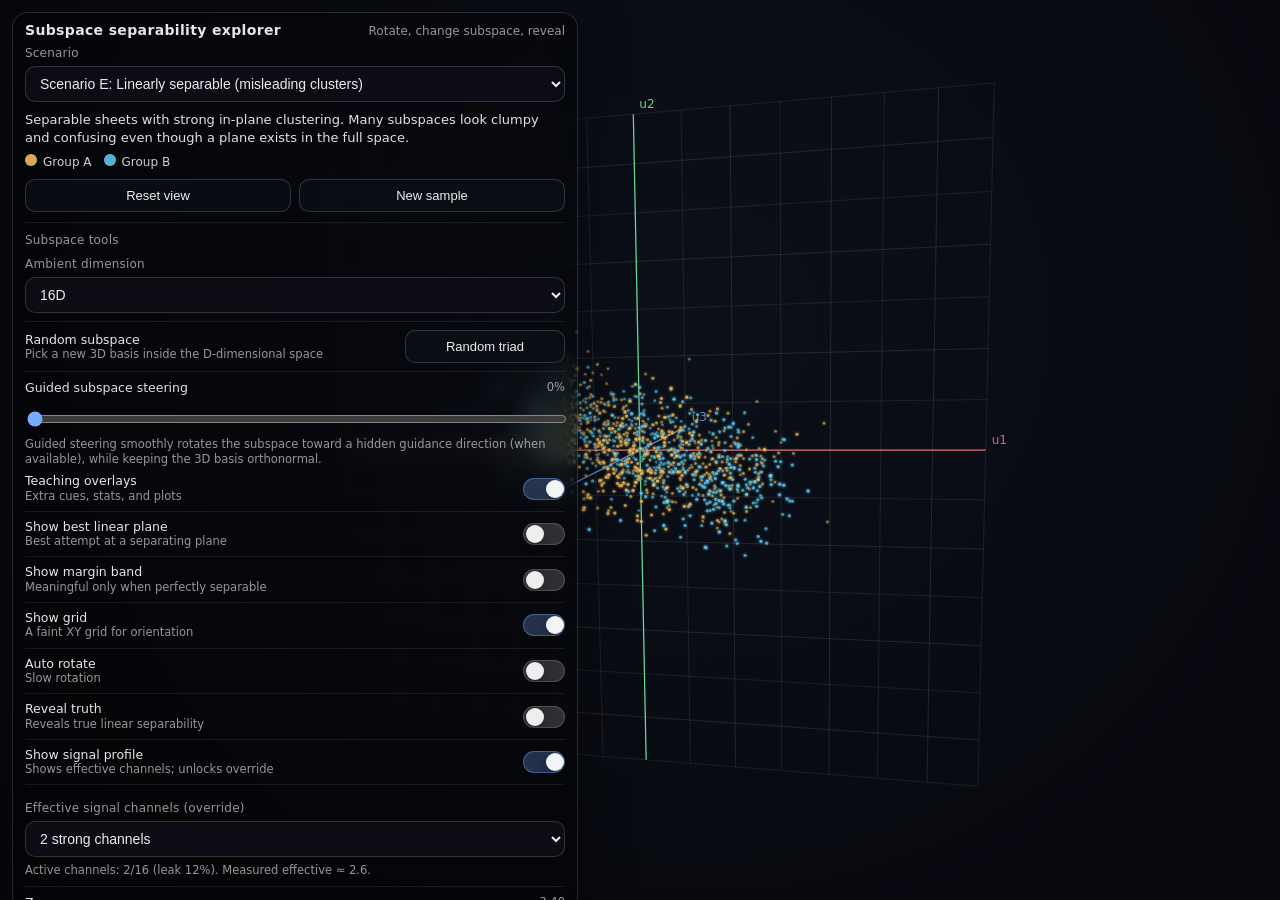
<file: expert_mode.html>
<!doctype html>
<html lang="en">
<head>
  <meta charset="utf-8" />
  <meta name="viewport" content="width=device-width,initial-scale=1" />
  <title>Subspace Separability Explorer</title>
  <style>
        :root {
      --bg0: #0b0d12;
      --bg1: #0f1320;
      --panel: rgba(0,0,0,0.36);
      --panelBorder: rgba(255,255,255,0.14);
      --text: rgba(255,255,255,0.92);
      --muted: rgba(255,255,255,0.72);
      --muted2: rgba(255,255,255,0.58);
      --line: rgba(255,255,255,0.12);

      --a: rgba(255, 204, 102, 0.95);
      --b: rgba(102, 217, 255, 0.95);

      --axisX: rgba(255, 120, 120, 0.85);
      --axisY: rgba(120, 255, 170, 0.82);
      --axisZ: rgba(120, 170, 255, 0.82);
    }

    html, body {
      height: 100%;
      margin: 0;
      background: radial-gradient(1200px 900px at 55% 35%, var(--bg1), var(--bg0));
      color: var(--text);
      font-family: ui-sans-serif, system-ui, -apple-system, Segoe UI, Roboto, Helvetica, Arial;
    }

    #wrap {
      position: relative;
      width: 100%;
      height: 100%;
      overflow: hidden;
    }

    canvas#c {
      width: 100%;
      height: 100%;
      display: block;
      touch-action: none;
      cursor: grab;
    }
    canvas#c:active { cursor: grabbing; }

    #ui {
      position: absolute;
      top: 12px;
      left: 12px;
      width: min(540px, calc(100vw - 24px));
      max-height: calc(100vh - 24px);
      background: var(--panel);
      border: 1px solid var(--panelBorder);
      border-radius: 16px;
      padding: 10px 12px 12px;
      backdrop-filter: blur(10px);
      -webkit-backdrop-filter: blur(10px);
      box-shadow: 0 14px 52px rgba(0,0,0,0.45);
      user-select: none;
      overflow-x: hidden;
      overflow-y: auto;
      overscroll-behavior: contain;
    }

    /* Subtle scrollbar */
    #ui::-webkit-scrollbar { width: 10px; }
    #ui::-webkit-scrollbar-thumb {
      background: rgba(255,255,255,0.14);
      border-radius: 999px;
      border: 3px solid rgba(0,0,0,0);
      background-clip: padding-box;
    }
    #ui::-webkit-scrollbar-track { background: rgba(0,0,0,0); }

    #titleRow {
      display: flex;
      align-items: baseline;
      justify-content: space-between;
      gap: 10px;
      margin-bottom: 8px;
    }

    #title {
      font-weight: 780;
      font-size: 14px;
      letter-spacing: 0.35px;
      opacity: 0.98;
      line-height: 1.1;
    }

    #tagline {
      font-size: 12px;
      color: var(--muted2);
      white-space: nowrap;
    }

    .block { margin-top: 8px; }
    .lbl {
      font-size: 12px;
      color: var(--muted2);
      margin-bottom: 6px;
      letter-spacing: 0.2px;
    }

    select {
      width: 100%;
      font-size: 14px;
      padding: 8px 10px;
      border-radius: 10px;
      border: 1px solid rgba(255,255,255,0.16);
      background: rgba(12,14,22,0.92);
      color: var(--text);
      outline: none;
    }

    #desc {
      margin-top: 9px;
      font-size: 13px;
      line-height: 1.35;
      color: rgba(255,255,255,0.88);
    }

    #legend {
      margin-top: 8px;
      display: flex;
      gap: 12px;
      align-items: center;
      font-size: 12px;
      opacity: 0.88;
    }

    .swatch {
      width: 10px;
      height: 10px;
      border-radius: 999px;
      display: inline-block;
      margin-right: 6px;
      border: 1px solid rgba(255,255,255,0.18);
      box-shadow: 0 2px 10px rgba(0,0,0,0.22);
    }

    .row {
      display: flex;
      align-items: center;
      justify-content: space-between;
      gap: 10px;
      margin-top: 8px;
      padding-top: 8px;
      border-top: 1px solid rgba(255,255,255,0.08);
    }
    .row.noLine { border-top: none; padding-top: 0; }

    .left {
      display: flex;
      flex-direction: column;
      gap: 1px;
    }

    .rowTitle {
      font-size: 12.5px;
      color: rgba(255,255,255,0.90);
      line-height: 1.15;
    }
    .rowHint {
      font-size: 11.5px;
      color: var(--muted2);
      line-height: 1.15;
    }

    /* Switch */
    .switch {
      position: relative;
      width: 42px;
      height: 22px;
      flex: 0 0 auto;
    }
    .switch input {
      opacity: 0;
      width: 0;
      height: 0;
    }
    .switch span {
      position: absolute;
      inset: 0;
      border-radius: 999px;
      background: rgba(255,255,255,0.16);
      border: 1px solid rgba(255,255,255,0.16);
      transition: 160ms ease;
    }
    .switch span::before {
      content: "";
      position: absolute;
      width: 18px;
      height: 18px;
      left: 2px;
      top: 1px;
      border-radius: 999px;
      background: rgba(255,255,255,0.92);
      box-shadow: 0 6px 16px rgba(0,0,0,0.28);
      transition: 160ms ease;
    }
    .switch input:checked + span {
      background: rgba(120,170,255,0.26);
      border-color: rgba(120,170,255,0.40);
    }
    .switch input:checked + span::before {
      transform: translateX(20px);
      background: rgba(255,255,255,0.95);
    }

    /* Buttons */
    .btnRow {
      display: flex;
      gap: 8px;
      margin-top: 10px;
    }
    button {
      flex: 1;
      font-size: 13px;
      padding: 8px 10px;
      border-radius: 10px;
      border: 1px solid rgba(255,255,255,0.16);
      background: rgba(12,14,22,0.88);
      color: rgba(255,255,255,0.92);
      cursor: pointer;
      transition: 140ms ease;
    }
    button:hover {
      border-color: rgba(255,255,255,0.28);
      background: rgba(18,20,30,0.92);
    }
    button:active { transform: translateY(1px); }
    button:disabled {
      opacity: 0.55;
      cursor: not-allowed;
      transform: none;
    }

    /* Sliders */
    .sliderRow {
      display: grid;
      grid-template-columns: 1fr auto;
      gap: 10px;
      margin-top: 8px;
      padding-top: 8px;
      border-top: 1px solid rgba(255,255,255,0.08);
      align-items: center;
    }
    .sliderRow .sLabel {
      font-size: 12.5px;
      color: rgba(255,255,255,0.88);
    }
    input[type="range"] {
      width: 100%;
      margin-top: 6px;
      accent-color: rgba(120,170,255,0.92);
    }
    .sliderWrap {
      grid-column: 1 / -1;
    }

    /* Score box */
    #scoreBox {
      margin-top: 10px;
      padding-top: 10px;
      border-top: 1px solid rgba(255,255,255,0.08);
    }
    .scoreLine {
      display: flex;
      justify-content: space-between;
      gap: 10px;
      font-size: 12.5px;
      color: rgba(255,255,255,0.88);
      margin-bottom: 6px;
    }
    .bar {
      height: 8px;
      border-radius: 999px;
      background: rgba(255,255,255,0.10);
      border: 1px solid rgba(255,255,255,0.12);
      overflow: hidden;
    }
    #bar2d {
      height: 100%;
      width: 0%;
      background: linear-gradient(90deg, rgba(255,204,102,0.60), rgba(102,217,255,0.65));
    }

    /* Subspace tools */
    #subspaceBox {
      margin-top: 10px;
      padding-top: 10px;
      border-top: 1px solid rgba(255,255,255,0.08);
    }
    #subspaceHint {
      margin-top: 6px;
      font-size: 11.5px;
      color: rgba(255,255,255,0.58);
      line-height: 1.25;
    }

    /* Reveal panel */
    #revealPanel {
      margin-top: 10px;
      padding-top: 10px;
      border-top: 1px solid rgba(255,255,255,0.08);
    }
    #stat3d {
      font-size: 12.5px;
      line-height: 1.35;
      color: rgba(255,255,255,0.88);
      margin-bottom: 8px;
    }
    #planeEq {
      font-size: 11.5px;
      color: var(--muted2);
      margin-top: 6px;
      line-height: 1.25;
    }
    #bearingReadout {
      font-size: 11.5px;
      color: rgba(255,255,255,0.62);
      margin-top: 6px;
      line-height: 1.25;
    }
    #signalReadout {
      font-size: 11.5px;
      color: rgba(255,255,255,0.62);
      margin-top: 8px;
      line-height: 1.25;
    }
    #profilePanel {
      margin-top: 8px;
      padding-top: 8px;
      border-top: 1px solid rgba(255,255,255,0.08);
    }

    #plot {
      width: 100%;
      height: 92px;
      display: block;
      border-radius: 10px;
      background: rgba(12,14,22,0.60);
      border: 1px solid rgba(255,255,255,0.10);
    }

    #hint {
      margin-top: 9px;
      font-size: 12px;
      color: var(--muted);
      line-height: 1.25;
    }

    .hidden { display: none; }
  </style>
</head>
<body>
  <div id="wrap">
    <canvas id="c"></canvas>

    <div id="ui">
            <div id="titleRow">
        <div id="title">Subspace separability explorer</div>
        <div id="tagline">Rotate, change subspace, reveal</div>
      </div>

      <div class="block">
        <div class="lbl">Scenario</div>
        <select id="scenario"></select>
        <div id="desc"></div>
        <div id="legend">
          <span><span class="swatch" id="swA"></span>Group A</span>
          <span><span class="swatch" id="swB"></span>Group B</span>
        </div>
      </div>

      <div class="btnRow">
        <button id="resetBtn" title="Reset rotation and zoom">Reset view</button>
        <button id="newBtn" title="Regenerate points with a new seed">New sample</button>
      </div>

            <div id="subspaceBox">
        <div class="lbl">Subspace tools</div>

        <div class="block" style="margin-top:10px;">
          <div class="lbl">Ambient dimension</div>
          <select id="dims" title="Dimensionality of the embedding space">
            <option value="4">4D</option>
            <option value="8">8D</option>
            <option value="16" selected>16D</option>
          </select>
        </div>

        <div class="row">
          <div class="left">
            <div class="rowTitle">Random subspace</div>
            <div class="rowHint">Pick a new 3D basis inside the D-dimensional space</div>
          </div>
          <button id="sweepBtn" style="flex:0 0 auto; min-width:160px;" title="Randomize the 3D basis (triad) used for visualization">Random triad</button>
        </div>

        <div class="sliderRow">
          <div class="sLabel">Guided subspace steering</div>
          <div id="couplerVal" class="rowHint">0%</div>
          <div class="sliderWrap">
            <input type="range" id="coupler" min="0" max="1" step="0.01" value="0" />
          </div>
        </div>
        <div id="subspaceHint">
          Guided steering smoothly rotates the subspace toward a hidden guidance direction (when available),
          while keeping the 3D basis orthonormal.
        </div>
      </div>


      <div class="row noLine">
        <div class="left">
          <div class="rowTitle">Teaching overlays</div>
          <div class="rowHint">Extra cues, stats, and plots</div>
        </div>
        <label class="switch">
          <input type="checkbox" id="teach" checked />
          <span></span>
        </label>
      </div>

      <div id="teachPanel">
        <div class="row">
          <div class="left">
            <div class="rowTitle">Show best linear plane</div>
            <div class="rowHint">Best attempt at a separating plane</div>
          </div>
          <label class="switch">
            <input type="checkbox" id="showPlane" />
            <span></span>
          </label>
        </div>

        <div class="row">
          <div class="left">
            <div class="rowTitle">Show margin band</div>
            <div class="rowHint">Meaningful only when perfectly separable</div>
          </div>
          <label class="switch">
            <input type="checkbox" id="showMargin" />
            <span></span>
          </label>
        </div>

        <div class="row">
          <div class="left">
            <div class="rowTitle">Show grid</div>
            <div class="rowHint">A faint XY grid for orientation</div>
          </div>
          <label class="switch">
            <input type="checkbox" id="showGrid" checked />
            <span></span>
          </label>
        </div>

        <div class="row">
          <div class="left">
            <div class="rowTitle">Auto rotate</div>
            <div class="rowHint">Slow rotation</div>
          </div>
          <label class="switch">
            <input type="checkbox" id="autoRotate" />
            <span></span>
          </label>
        </div>

        <div class="row">
          <div class="left">
            <div class="rowTitle">Reveal truth</div>
            <div class="rowHint">Reveals true linear separability</div>
          </div>
          <label class="switch">
            <input type="checkbox" id="revealTruth" />
            <span></span>
          </label>
        </div>
        <div class="row">
          <div class="left">
            <div class="rowTitle">Show signal profile</div>
            <div class="rowHint">Shows effective channels; unlocks override</div>
          </div>
          <label class="switch">
            <input type="checkbox" id="showProfile" />
            <span></span>
          </label>
        </div>

        <div id="profilePanel" class="hidden">
          <div class="block" style="margin-top:8px;">
            <div class="lbl">Effective signal channels (override)</div>
            <select id="signalK"></select>
            <div id="signalKInfo" style="margin-top:6px;font-size:11.5px;color:rgba(255,255,255,0.58);line-height:1.25;">
              Auto: randomly assigned per rescan.
            </div>
          </div>
        </div>

        <div class="sliderRow">
          <div class="sLabel">Zoom</div>
          <div id="zoomVal" class="rowHint">3.40</div>
          <div class="sliderWrap">
            <input type="range" id="zoom" min="2.60" max="6.10" step="0.01" value="3.40" />
          </div>
        </div>

        <div class="sliderRow">
          <div class="sLabel">Point size</div>
          <div id="ptVal" class="rowHint">3.00</div>
          <div class="sliderWrap">
            <input type="range" id="ptSize" min="1.80" max="5.60" step="0.05" value="3.00" />
          </div>
        </div>

        <div id="scoreBox">
          <div class="scoreLine">
            <span>2D projection separability</span>
            <span id="score2d">…</span>
          </div>
          <div class="bar"><div id="bar2d"></div></div>
          <div style="margin-top:6px;font-size:11.5px;color:rgba(255,255,255,0.58);line-height:1.25;">
            If you only saw the current 2D projection, how well could a straight line separate the two groups?
          </div>
        </div>

        <div id="revealPanel" class="hidden">
          <div id="stat3d"></div>
          <canvas id="plot"></canvas>
          <div id="planeEq"></div>
          <div id="bearingReadout"></div>
          <div id="signalReadout"></div>
        </div>
      </div>

      <div id="hint">Drag to rotate. Scroll to zoom. Use "Random triad" to change the 3D subspace. Double-click to reset.</div>
    </div>
  </div>

  <script>
(() => {
const canvas = document.getElementById("c");
      const ctx = canvas.getContext("2d", { alpha: false });

      const selectEl = document.getElementById("scenario");
      const descEl = document.getElementById("desc");
      const swA = document.getElementById("swA");
      const swB = document.getElementById("swB");

      const resetBtn = document.getElementById("resetBtn");
      const newBtn = document.getElementById("newBtn");

      const teachEl = document.getElementById("teach");
      const teachPanel = document.getElementById("teachPanel");
      const showPlaneEl = document.getElementById("showPlane");
      const showMarginEl = document.getElementById("showMargin");
      const showGridEl = document.getElementById("showGrid");
      const autoRotateEl = document.getElementById("autoRotate");
      const revealTruthEl = document.getElementById("revealTruth");
      const showProfileEl = document.getElementById("showProfile");
      const profilePanel = document.getElementById("profilePanel");
      const signalKEl = document.getElementById("signalK");
      const signalKInfoEl = document.getElementById("signalKInfo");

      const zoomEl = document.getElementById("zoom");
      const zoomValEl = document.getElementById("zoomVal");

      const ptSizeEl = document.getElementById("ptSize");
      const ptValEl = document.getElementById("ptVal");

      const score2dEl = document.getElementById("score2d");
      const bar2dEl = document.getElementById("bar2d");

      const revealPanel = document.getElementById("revealPanel");
      const stat3dEl = document.getElementById("stat3d");
      const plotCanvas = document.getElementById("plot");
      const planeEqEl = document.getElementById("planeEq");
      const bearingReadoutEl = document.getElementById("bearingReadout");
      const signalReadoutEl = document.getElementById("signalReadout");

      // Subspace controls
      const dimsEl = document.getElementById("dims");
const sweepBtn = document.getElementById("sweepBtn");
const couplerEl = document.getElementById("coupler");
      const couplerValEl = document.getElementById("couplerVal");

      // ---------- Colors ----------
      const COLORS = {
        A: [255, 204, 102],
        B: [102, 217, 255],
        bg0: "#0b0d12",

        axisX: getComputedStyle(document.documentElement).getPropertyValue("--axisX").trim(),
        axisY: getComputedStyle(document.documentElement).getPropertyValue("--axisY").trim(),
        axisZ: getComputedStyle(document.documentElement).getPropertyValue("--axisZ").trim(),
        axisDim: "rgba(255,255,255,0.12)",
        grid: "rgba(255,255,255,0.08)",

        planeFill: "rgba(255,255,255,0.06)",
        planeStroke: "rgba(255,255,255,0.22)",
        marginStroke: "rgba(255,255,255,0.16)"
      };

      swA.style.background = `rgba(${COLORS.A[0]},${COLORS.A[1]},${COLORS.A[2]},0.95)`;
      swB.style.background = `rgba(${COLORS.B[0]},${COLORS.B[1]},${COLORS.B[2]},0.92)`;

      // ---------- Tiny math kit ----------
      const clamp = (x,a,b) => Math.max(a, Math.min(b, x));
      const lerp = (a,b,t) => a + (b-a)*t;

      const v3 = {
        add: (a,b) => [a[0]+b[0], a[1]+b[1], a[2]+b[2]],
        sub: (a,b) => [a[0]-b[0], a[1]-b[1], a[2]-b[2]],
        scale: (a,s) => [a[0]*s, a[1]*s, a[2]*s],
        dot: (a,b) => a[0]*b[0] + a[1]*b[1] + a[2]*b[2],
        cross: (a,b) => [
          a[1]*b[2] - a[2]*b[1],
          a[2]*b[0] - a[0]*b[2],
          a[0]*b[1] - a[1]*b[0]
        ],
        norm: (a) => Math.sqrt(a[0]*a[0] + a[1]*a[1] + a[2]*a[2]),
        normalize: (a) => {
          const n = Math.sqrt(a[0]*a[0] + a[1]*a[1] + a[2]*a[2]) || 1;
          return [a[0]/n, a[1]/n, a[2]/n];
        }
      };

      // Quaternion format: [w, x, y, z]
      const quat = {
        normalize: (q) => {
          const n = Math.sqrt(q[0]*q[0] + q[1]*q[1] + q[2]*q[2] + q[3]*q[3]) || 1;
          return [q[0]/n, q[1]/n, q[2]/n, q[3]/n];
        },
        mul: (a,b) => ([
          a[0]*b[0] - a[1]*b[1] - a[2]*b[2] - a[3]*b[3],
          a[0]*b[1] + a[1]*b[0] + a[2]*b[3] - a[3]*b[2],
          a[0]*b[2] - a[1]*b[3] + a[2]*b[0] + a[3]*b[1],
          a[0]*b[3] + a[1]*b[2] - a[2]*b[1] + a[3]*b[0]
        ]),
        fromAxisAngle: (axis, angle) => {
          const a = v3.normalize(axis);
          const s = Math.sin(angle/2);
          return [Math.cos(angle/2), a[0]*s, a[1]*s, a[2]*s];
        },
        fromVectors: (a, b) => {
          const vA = v3.normalize(a);
          const vB = v3.normalize(b);
          const d = v3.dot(vA, vB);
          if (d < -0.999999) {
            const axis = v3.normalize(
              Math.abs(vA[0]) < 0.9 ? v3.cross(vA, [1,0,0]) : v3.cross(vA, [0,1,0])
            );
            return [0, axis[0], axis[1], axis[2]];
          }
          const c = v3.cross(vA, vB);
          const q = [1 + d, c[0], c[1], c[2]];
          return quat.normalize(q);
        },
        rotateVec3: (q, v) => {
          const w = q[0], qx = q[1], qy = q[2], qz = q[3];
          const vx = v[0], vy = v[1], vz = v[2];

          const tx = 2 * (qy*vz - qz*vy);
          const ty = 2 * (qz*vx - qx*vz);
          const tz = 2 * (qx*vy - qy*vx);

          return [
            vx + w*tx + (qy*tz - qz*ty),
            vy + w*ty + (qz*tx - qx*tz),
            vz + w*tz + (qx*ty - qy*tx),
          ];
        }
      };

      function basisFromNormal(n) {
        const nn = v3.normalize(n);
        let t = Math.abs(nn[2]) < 0.9 ? [0,0,1] : [0,1,0];
        let e1 = v3.cross(nn, t);
        if (v3.norm(e1) < 1e-6) t = [1,0,0], e1 = v3.cross(nn, t);
        e1 = v3.normalize(e1);
        const e2 = v3.normalize(v3.cross(nn, e1));
        return { e1, e2, n: nn };
      }

      // ---------- Deterministic RNG ----------
      function mulberry32(seed) {
        let a = seed >>> 0;
        return function() {
          a |= 0; a = (a + 0x6D2B79F5) | 0;
          let t = Math.imul(a ^ (a >>> 15), 1 | a);
          t = (t + Math.imul(t ^ (t >>> 7), 61 | t)) ^ t;
          return ((t ^ (t >>> 14)) >>> 0) / 4294967296;
        };
      }
      function randn(rng) {
        let u = 0, v = 0;
        while (u === 0) u = rng();
        while (v === 0) v = rng();
        return Math.sqrt(-2.0 * Math.log(u)) * Math.cos(2.0 * Math.PI * v);
      }
      function randnClamped(rng, sigma, maxAbs) {
        let x;
        do { x = randn(rng) * sigma; } while (Math.abs(x) > maxAbs);
        return x;
      }

      // ---------- N-dimensional helpers ----------
      function dotN(a,b) {
        let s = 0;
        for (let i = 0; i < a.length; i++) s += a[i] * b[i];
        return s;
      }
      function normN(a) { return Math.sqrt(dotN(a,a)); }
      function scaleN(a, s) {
        const out = new Array(a.length);
        for (let i = 0; i < a.length; i++) out[i] = a[i] * s;
        return out;
      }
      function addN(a, b) {
        const out = new Array(a.length);
        for (let i = 0; i < a.length; i++) out[i] = a[i] + b[i];
        return out;
      }
      function subN(a, b) {
        const out = new Array(a.length);
        for (let i = 0; i < a.length; i++) out[i] = a[i] - b[i];
        return out;
      }
      function normalizeN(a) {
        const n = normN(a) || 1;
        return scaleN(a, 1 / n);
      }
      function axpy(out, a, x) {
        // out += a * x (in-place)
        for (let i = 0; i < out.length; i++) out[i] += a * x[i];
        return out;
      }
      function projectOut(v, u) {
        // remove component of v along unit vector u
        const du = dotN(v, u);
        const out = v.slice();
        for (let i = 0; i < out.length; i++) out[i] -= du * u[i];
        return out;
      }
      function randomUnitVec(rng, dims) {
        const v = new Array(dims);
        for (let i = 0; i < dims; i++) v[i] = randn(rng);
        return normalizeN(v);
      }
      function randomUnitVecOrthogonal(rng, dims, us) {
        // us: array of unit vectors to be orthogonal to (or a single unit vector)
        if (us && us.length && typeof us[0] === "number") us = [us];

        let v = new Array(dims);
        for (let tries = 0; tries < 24; tries++) {
          for (let i = 0; i < dims; i++) v[i] = randn(rng);
          for (const u of (us || [])) v = projectOut(v, u);
          const n = normN(v);
          if (n > 1e-6) return scaleN(v, 1 / n);
        }
        // fallback: basis from standard axes
        v = new Array(dims).fill(0);
        v[0] = 1;
        for (const u of (us || [])) v = projectOut(v, u);
        return normalizeN(v);
      }
      function orthonormalize(vs) {
        const us = [];
        for (let i = 0; i < vs.length; i++) {
          let v = vs[i].slice();
          for (const u of us) v = projectOut(v, u);
          const n = normN(v);
          if (n < 1e-7) return null;
          us.push(scaleN(v, 1 / n));
        }
        return us;
      }
      function randomTriad(rng, dims, mustBeOrthogonalTo=null) {
        const raw = [];
        for (let k = 0; k < 3; k++) {
          let v = new Array(dims);
          for (let i = 0; i < dims; i++) v[i] = randn(rng);
          if (mustBeOrthogonalTo) v = projectOut(v, mustBeOrthogonalTo);
          raw.push(v);
        }
        const tri = orthonormalize(raw);
        if (tri) return tri;

        // retry a few times
        for (let tries = 0; tries < 16; tries++) {
          const raw2 = [];
          for (let k = 0; k < 3; k++) {
            let v = new Array(dims);
            for (let i = 0; i < dims; i++) v[i] = randn(rng);
            if (mustBeOrthogonalTo) v = projectOut(v, mustBeOrthogonalTo);
            raw2.push(v);
          }
          const t2 = orthonormalize(raw2);
          if (t2) return t2;
        }

        // ultimate fallback: random but simple
        const u1 = randomUnitVec(rng, dims);
        const u2 = randomUnitVecOrthogonal(rng, dims, [u1]);
        const u3 = randomUnitVecOrthogonal(rng, dims, [u1, u2]);
        if (mustBeOrthogonalTo) {
          // enforce by projecting each out, then re-orthonormalize
          const tri2 = orthonormalize([projectOut(u1, mustBeOrthogonalTo), projectOut(u2, mustBeOrthogonalTo), projectOut(u3, mustBeOrthogonalTo)]);
          return tri2 || [u1,u2,u3];
        }
        return [u1,u2,u3];
      }
      function triadWithU1(rng, dims, u1) {
        const uu1 = normalizeN(u1);
        const u2 = randomUnitVecOrthogonal(rng, dims, [uu1]);
        const u3 = randomUnitVecOrthogonal(rng, dims, [uu1, u2]);
        return [uu1, u2, u3];
      }
      function projectToTriad(x, triad) {
        return [
          dotN(x, triad[0]),
          dotN(x, triad[1]),
          dotN(x, triad[2])
        ];
      }
      function slerpN(a, b, t) {
        const aa = normalizeN(a);
        let bb = normalizeN(b);

        // choose shorter arc
        let d = clamp(dotN(aa, bb), -1, 1);
        if (d < 0) {
          bb = scaleN(bb, -1);
          d = -d;
        }

        const theta = Math.acos(clamp(d, -1, 1));
        if (theta < 1e-6) {
          return normalizeN(addN(scaleN(aa, 1 - t), scaleN(bb, t)));
        }
        const s = Math.sin(theta);
        const w1 = Math.sin((1 - t) * theta) / s;
        const w2 = Math.sin(t * theta) / s;
        return addN(scaleN(aa, w1), scaleN(bb, w2));
      }
      function applyCoupler(baseTriad, guideDir, t) {
        if (!baseTriad || !guideDir) return baseTriad;
        const u1b = baseTriad[0];
        const u2b = baseTriad[1];
        const u3b = baseTriad[2];

        const u1 = normalizeN(slerpN(u1b, guideDir, t));

        // Keep u2/u3 as close as possible to base, but orthonormal to new u1
        let v2 = projectOut(u2b, u1);
        let n2 = normN(v2);
        if (n2 < 1e-6) v2 = randomUnitVecOrthogonal(mulberry32(0xBEEF + Math.floor(t*9999)), u1.length, [u1]), n2 = normN(v2);
        const u2 = scaleN(v2, 1 / (n2 || 1));

        let v3 = projectOut(u3b, u1);
        v3 = projectOut(v3, u2);
        let n3 = normN(v3);
        if (n3 < 1e-6) v3 = randomUnitVecOrthogonal(mulberry32(0xFACE + Math.floor(t*9999)), u1.length, [u1, u2]), n3 = normN(v3);
        const u3 = scaleN(v3, 1 / (n3 || 1));

        return [u1, u2, u3];
      }

      // ---------- Scenarios (D-dimensional embeddings) ----------

      const DEFAULT_LEAK = 0.12;


      // Soft sparsity + a simple “effective dimension” metric (participation ratio).
      function participationRatio(w) {
        let ss = 0;
        for (let i = 0; i < w.length; i++) ss += w[i]*w[i];
        if (ss < 1e-12) return 0;
        let sumP2 = 0;
        for (let i = 0; i < w.length; i++) {
          const p = (w[i]*w[i]) / ss;
          sumP2 += p*p;
        }
        return sumP2 > 1e-12 ? (1 / sumP2) : 0;
      }

      function shuffleInPlace(rng, arr) {
        for (let i = arr.length - 1; i > 0; i--) {
          const j = Math.floor(rng() * (i + 1));
          const t = arr[i]; arr[i] = arr[j]; arr[j] = t;
        }
        return arr;
      }

      function makeSoftSparseDirection(rng, dims, kStrong, leak=0.12) {
        const k = clamp(Math.floor(kStrong || dims), 1, dims);

        const idx = [];
        for (let i = 0; i < dims; i++) idx.push(i);
        shuffleInPlace(rng, idx);
        const strongIdx = idx.slice(0, k);

        const strong = new Array(dims).fill(false);
        for (const j of strongIdx) strong[j] = true;

        const w = new Array(dims);
        for (let i = 0; i < dims; i++) {
          const sd = strong[i] ? 1.0 : leak;
          w[i] = randn(rng) * sd;
        }

        const wn = normN(w) || 1;
        for (let i = 0; i < dims; i++) w[i] /= wn;

        return {
          w,
          kStrong: k,
          leak,
          strongIdx,
          effDim: participationRatio(w)
        };
      }

      function clampAlong(d, clampAbs, minMargin=0.02) {
        const cap = Math.max(1e-4, d - minMargin);
        return Math.min(clampAbs, cap);
      }

      function gaussianNoiseOrthogonalTo(rng, dims, orthVecs, sigma) {
        if (sigma <= 0) return new Array(dims).fill(0);
        let g = new Array(dims);
        for (let i = 0; i < dims; i++) g[i] = randn(rng);
        for (const u of orthVecs) g = projectOut(g, u);
        return scaleN(g, sigma);
      }

      function quatFromYawPitch(yaw, pitch) {
        const qy = quat.fromAxisAngle([0,1,0], yaw);
        const qx = quat.fromAxisAngle([1,0,0], pitch);
        return quat.normalize(quat.mul(qy, qx));
      }

      // --- Mission generators ---
      function genEasy(seed, dims, opts={}) {
        const rng = mulberry32(seed);

        const N = 640;
        const base = { d: 0.88, sigmaAlong: 0.12, clampAbs: 0.34, sigmaOrtho: 0.26 };

        let d = base.d;
        let sigmaAlong = base.sigmaAlong;
        let clampAbs = clampAlong(d, base.clampAbs, 0.02);
        let sigmaOrtho = base.sigmaOrtho;

        const prof = makeSoftSparseDirection(rng, dims, opts.kStrong ?? dims, opts.leak ?? DEFAULT_LEAK);
        const w = prof.w;

        const pts = [];
        for (let i = 0; i < N; i++) {
          const y = (i < N/2) ? -1 : 1;

          const sAlong = y * d + randnClamped(rng, sigmaAlong, clampAbs);

          let x = scaleN(w, sAlong);

          // isotropic junk orthogonal to w (lives in D-1 dims)
          let g = new Array(dims);
          for (let k = 0; k < dims; k++) g[k] = randn(rng);
          g = projectOut(g, w);
          x = addN(x, scaleN(g, sigmaOrtho));

          pts.push({ p: x, c: (y > 0) ? 1 : 0 });
        }

        return { pts, guide: w, truthW: w, signalProfile: prof };
      }

      function genHiddenLinear(seed, dims, opts={}) {
        // Two parallel sheets, now with extra high-D junk so projections can lie.
        const rng = mulberry32(seed);

        const N = 860;

        const base = {
          d: 0.50,
          thickness: 0.13,
          clampAbs: 0.22,
          halfSize: 1.15,
          sigmaJunk: 0.10
        };

        let d = base.d;
        let thickness = base.thickness;
        let clampAbs = clampAlong(d, base.clampAbs, 0.02);
        let halfSize = base.halfSize;
        let sigmaJunk = base.sigmaJunk;

        const prof = makeSoftSparseDirection(rng, dims, opts.kStrong ?? dims, opts.leak ?? DEFAULT_LEAK);
        const w = prof.w;

        const e1 = randomUnitVecOrthogonal(rng, dims, w);
        const e2 = randomUnitVecOrthogonal(rng, dims, w);
        // ensure e2 orthogonal to e1 too
        let tmp = projectOut(e2, e1);
        const e2o = scaleN(tmp, 1 / (normN(tmp) || 1));

        const pts = [];
        for (let i = 0; i < N; i++) {
          const y = (i < N/2) ? -1 : 1;
          const u = (rng()*2 - 1) * halfSize;
          const v = (rng()*2 - 1) * halfSize;
          const t = randnClamped(rng, thickness, clampAbs);

          let x = addN(addN(scaleN(e1, u), scaleN(e2o, v)), scaleN(w, y*d + t));

          // extra noise in the complement of span{w,e1,e2}
          x = addN(x, gaussianNoiseOrthogonalTo(rng, dims, [w, e1, e2o], sigmaJunk));

          pts.push({ p: x, c: (y > 0) ? 1 : 0 });
        }

        return { pts, guide: w, truthW: w, signalProfile: prof };
      }

      function genHiddenLinearClumpy(seed, dims, opts={}) {
        // Separable sheets with in-plane clustering + high-D junk.
        const rng = mulberry32(seed);

        const N = 1260;

        const base = {
          d: 0.52,
          thickness: 0.13,
          clampAbs: 0.20,
          halfSize: 1.45,
          sigmaJunk: 0.12,

          attractStrength: 0.95,
          attractProb: 0.95,
          attractSigma: 2.55,
          attractA: [[-0.8,-0.2],[0.4,0.9],[0.9,-0.6]],
          attractB: [[-0.6,0.8],[0.7,0.2],[-0.2,-0.9]],
        };

        let d = base.d;
        let thickness = base.thickness;
        let clampAbs = clampAlong(d, base.clampAbs, 0.02);
        let halfSize = base.halfSize;
        let sigmaJunk = base.sigmaJunk;

        const prof = makeSoftSparseDirection(rng, dims, opts.kStrong ?? dims, opts.leak ?? DEFAULT_LEAK);
        const w = prof.w;

        const e1 = randomUnitVecOrthogonal(rng, dims, w);
        let e2 = randomUnitVecOrthogonal(rng, dims, w);
        e2 = scaleN(projectOut(e2, e1), 1 / (normN(projectOut(e2, e1)) || 1));

        function texturedUV(attractors) {
          let u = (rng() * 2 - 1) * halfSize;
          let v = (rng() * 2 - 1) * halfSize;

          if (rng() < base.attractProb) {
            const a = attractors[Math.floor(rng() * attractors.length)];
            const du = a[0] - u;
            const dv = a[1] - v;
            const r2 = du*du + dv*dv;
            const wgt = base.attractStrength * Math.exp(-r2 / (2 * base.attractSigma * base.attractSigma));
            u += du * wgt;
            v += dv * wgt;
          }
          return [u, v];
        }

        const pts = [];
        for (let i = 0; i < N; i++) {
          const y = (i < N/2) ? -1 : 1;
          const [u,v] = texturedUV(y < 0 ? base.attractA : base.attractB);
          const t = randnClamped(rng, thickness, clampAbs);

          let x = addN(addN(scaleN(e1,u), scaleN(e2,v)), scaleN(w, y*d + t));
          x = addN(x, gaussianNoiseOrthogonalTo(rng, dims, [w, e1, e2], sigmaJunk));
          pts.push({ p: x, c: (y > 0) ? 1 : 0 });
        }

        return { pts, guide: w, truthW: w, signalProfile: prof };
      }

      function genNonlinearRing(seed, dims, opts={}) {
        // Inner disk vs outer ring in a tilted plane (not linearly separable).
        const rng = mulberry32(seed);
        const N = 920;

        // ring plane normal (guide direction still useful)
        const n = normalizeN(new Array(dims).fill(0).map(_ => randn(rng)));
        const e1 = randomUnitVecOrthogonal(rng, dims, n);
        let e2 = randomUnitVecOrthogonal(rng, dims, n);
        e2 = scaleN(projectOut(e2, e1), 1 / (normN(projectOut(e2, e1)) || 1));

        const pts = [];

        for (let i = 0; i < N/2; i++) {
          const theta = rng() * Math.PI * 2;
          const r = Math.sqrt(rng()) * 0.58;
          const x2 = r * Math.cos(theta);
          const y2 = r * Math.sin(theta);

          const wobble = 0.25 * Math.sin(3 * theta);
          const thick = randn(rng) * 0.24;

          let p = addN(addN(scaleN(e1, x2), scaleN(e2, y2)), scaleN(n, wobble + thick));
          // tiny extra-dim noise for realism
          p = addN(p, gaussianNoiseOrthogonalTo(rng, dims, [n, e1, e2], 0.06));
          pts.push({ p, c: 0 });
        }

        for (let i = 0; i < N/2; i++) {
          const theta = rng() * Math.PI * 2;
          const r = 0.78 + rng() * 0.40;
          const x2 = r * Math.cos(theta);
          const y2 = r * Math.sin(theta);

          const wobble = 0.50 * Math.sin(3 * theta + 0.6);
          const thick = randn(rng) * 0.06;

          let p = addN(addN(scaleN(e1, x2), scaleN(e2, y2)), scaleN(n, wobble + thick));
          p = addN(p, gaussianNoiseOrthogonalTo(rng, dims, [n, e1, e2], 0.06));
          pts.push({ p, c: 1 });
        }

        return { pts, guide: n, truthW: null, signalProfile: null };
      }

      function genChaos(seed, dims, opts={}) {
        const rng = mulberry32(seed);
        const N = 920;
        const s = 1.15;
        const pts = [];
        for (let i = 0; i < N; i++) {
          const p = new Array(dims);
          for (let d = 0; d < dims; d++) p[d] = (rng()*2 - 1)*s;
          const c = rng() < 0.5 ? 0 : 1;
          pts.push({ p, c });
        }
        return { pts, guide: null, truthW: null, signalProfile: null };
      }

      function genKnifeEdge(seed, dims, opts={}) {
        // Linearly separable, but the margin is razor thin.
        const rng = mulberry32(seed);

        const N = 720;

        const base = { d: 0.44, sigmaAlong: 0.16, clampAbs: 0.42, sigmaOrtho: 0.34 };

        let d = base.d;
        let sigmaAlong = base.sigmaAlong;
        let clampAbs = clampAlong(d, base.clampAbs, 0.02);
        let sigmaOrtho = base.sigmaOrtho;

        const prof = makeSoftSparseDirection(rng, dims, opts.kStrong ?? dims, opts.leak ?? DEFAULT_LEAK);
        const w = prof.w;

        const pts = [];
        for (let i = 0; i < N; i++) {
          const y = (i < N/2) ? -1 : 1;
          const sAlong = y * d + randnClamped(rng, sigmaAlong, clampAbs);
          let x = scaleN(w, sAlong);

          let g = new Array(dims);
          for (let k = 0; k < dims; k++) g[k] = randn(rng);
          g = projectOut(g, w);
          x = addN(x, scaleN(g, sigmaOrtho));

          pts.push({ p: x, c: (y > 0) ? 1 : 0 });
        }

        return { pts, guide: w, truthW: w, signalProfile: prof };
      }

      function genSparseDecoy(seed, dims, opts={}) {
        // A planar separator exists, but a “pretty” decoy structure lives off-axis.
        const rng = mulberry32(seed);

        const N = 980;

        const base = {
          d: 0.74,
          sigmaAlong: 0.11,
          clampAbs: 0.30,

          // decoy clusters in an orthogonal 2D plane
          clusterSigma: 0.16,
          clusterR: 1.02,

          // extra junk dims
          sigmaJunk: 0.18
        };

        let d = base.d;
        let sigmaAlong = base.sigmaAlong;
        let clampAbs = clampAlong(d, base.clampAbs, 0.02);
        let clusterSigma = base.clusterSigma;
        let clusterR = base.clusterR;
        let sigmaJunk = base.sigmaJunk;

        const prof = makeSoftSparseDirection(rng, dims, opts.kStrong ?? Math.min(4,dims), opts.leak ?? DEFAULT_LEAK);
        const w = prof.w;

        // decoy plane orthogonal to w
        const d1 = randomUnitVecOrthogonal(rng, dims, w);
        let d2 = randomUnitVecOrthogonal(rng, dims, w);
        d2 = scaleN(projectOut(d2, d1), 1 / (normN(projectOut(d2, d1)) || 1));

        const centers = [];
        const Kc = 6;
        for (let k = 0; k < Kc; k++) {
          const ang = (k / Kc) * Math.PI * 2;
          centers.push([clusterR * Math.cos(ang), clusterR * Math.sin(ang)]);
        }

        const pts = [];
        for (let i = 0; i < N; i++) {
          const y = (i < N/2) ? -1 : 1;

          const sAlong = y * d + randnClamped(rng, sigmaAlong, clampAbs);
          let x = scaleN(w, sAlong);

          // pick a decoy cluster independent of class
          const ci = Math.floor(rng() * Kc);
          const cu = centers[ci][0] + randn(rng) * clusterSigma;
          const cv = centers[ci][1] + randn(rng) * clusterSigma;
          x = addN(x, addN(scaleN(d1, cu), scaleN(d2, cv)));

          // high-D junk orthogonal to w and decoy plane
          x = addN(x, gaussianNoiseOrthogonalTo(rng, dims, [w, d1, d2], sigmaJunk));

          pts.push({ p: x, c: (y > 0) ? 1 : 0 });
        }

        return { pts, guide: w, truthW: w, signalProfile: prof };
      }

      const scenarios = [
        {
          id: "easy",
          name: "Scenario A: Linearly separable (obvious)",
          desc: "Two compact blobs. Many random 3D subspaces still show a clean split.",
          seed: 11,
          truthLinear: true,
          make: genEasy,
          initRot: () => quatFromYawPitch(0.55, -0.35),
          initTriad: ({ rng, dims, guide }) => triadWithU1(rng, dims, guide),
          kChoices: null
        },
        {
          id: "hidden",
          name: "Scenario B: Linearly separable (hidden outside the current subspace)",
          desc: "A separator exists in the full space, but the starting 3D subspace is nearly blind. Try random triads, then guided steering.",
          seed: 23,
          truthLinear: true,
          make: genHiddenLinear,
          initRot: () => quatFromYawPitch(0.10, -0.10),
          initTriad: ({ rng, dims, guide }) => randomTriad(rng, dims, guide), // start orthogonal to the separator
          kChoices: null
        },
        {
          id: "ring",
          name: "Scenario C: Not linearly separable (ring in a plane)",
          desc: "Inner disk vs outer ring in a random plane. A line (or plane) cannot split it, but the structure appears from the right subspace.",
          seed: 37,
          truthLinear: false,
          make: genNonlinearRing,
          initRot: () => quatFromYawPitch(-0.20, -0.10),
          initTriad: ({ rng, dims, guide }) => randomTriad(rng, dims, null),
          kChoices: null
        },
        {
          id: "chaos",
          name: "Scenario D: Chaos (geometry does not help)",
          desc: "Random positions and random labels. Rotating or changing subspace only changes your illusions.",
          seed: 101,
          truthLinear: false,
          make: genChaos,
          initRot: () => quatFromYawPitch(-0.35, -0.25),
          initTriad: ({ rng, dims, guide }) => randomTriad(rng, dims, null),
          kChoices: null
        },
        {
          id: "hidden_clumps",
          name: "Scenario E: Linearly separable (misleading clusters)",
          desc: "Separable sheets with strong in-plane clustering. Many subspaces look clumpy and confusing even though a plane exists in the full space.",
          seed: 59,
          truthLinear: true,
          make: genHiddenLinearClumpy,
          initRot: () => quatFromYawPitch(0.20, -0.10),
          initTriad: ({ rng, dims, guide }) => randomTriad(rng, dims, guide),
          kChoices: null
        },
        {
          id: "knife",
          name: "Scenario F: Linearly separable (thin margin)",
          desc: "A separator exists, but the margin is narrow. Small noise can create near-misses in many projections.",
          seed: 77,
          truthLinear: true,
          make: genKnifeEdge,
          initRot: () => quatFromYawPitch(0.40, -0.20),
          initTriad: ({ rng, dims, guide }) => randomTriad(rng, dims, guide),
          kChoices: null
        },
        {
          id: "sparse_decoy",
          name: "Scenario G: Linearly separable (soft-sparse signal + decoy structure)",
          desc: "The true separating direction lives in only a few channels, while a pretty cluster structure sits elsewhere. Some subspaces look very convincing but are irrelevant.",
          seed: 1337,
          truthLinear: true,
          make: genSparseDecoy,
          initRot: () => quatFromYawPitch(0.20, -0.15),
          initTriad: ({ rng, dims, guide }) => randomTriad(rng, dims, null),
          kChoices: [2,4,8,16]
        },
      ];// ---------- Simple linear methods (tiny, no libraries) ----------
      function trainPerceptron(points, dims, maxEpochs = 60) {
        let w = new Array(dims).fill(0);
        let b = 0;

        let converged = false;
        let epochs = 0;
        let totalMistakes = 0;

        for (let ep = 0; ep < maxEpochs; ep++) {
          let mistakes = 0;
          for (let i = 0; i < points.length; i++) {
            const x = points[i].p;
            const y = points[i].c === 1 ? 1 : -1;
            let s = b;
            for (let d = 0; d < dims; d++) s += w[d] * x[d];
            if (y * s <= 0) {
              for (let d = 0; d < dims; d++) w[d] += y * x[d];
              b += y;
              mistakes++;
            }
          }
          totalMistakes += mistakes;
          epochs = ep + 1;
          if (mistakes === 0) { converged = true; break; }
        }

        return { w, b, converged, epochs, totalMistakes };
      }

      function solveLinearSystem(A, b) {
        // Gauss-Jordan elimination for small-to-medium n (n <= 16 here)
        const n = A.length;
        const M = new Array(n);
        for (let i = 0; i < n; i++) {
          M[i] = A[i].slice();
          M[i].push(b[i]);
        }

        for (let col = 0; col < n; col++) {
          let piv = col;
          for (let r = col + 1; r < n; r++) {
            if (Math.abs(M[r][col]) > Math.abs(M[piv][col])) piv = r;
          }
          if (Math.abs(M[piv][col]) < 1e-12) return new Array(n).fill(0);

          if (piv !== col) {
            const tmp = M[col]; M[col] = M[piv]; M[piv] = tmp;
          }

          const div = M[col][col];
          for (let c = col; c <= n; c++) M[col][c] /= div;

          for (let r = 0; r < n; r++) {
            if (r === col) continue;
            const f = M[r][col];
            for (let c = col; c <= n; c++) M[r][c] -= f * M[col][c];
          }
        }

        return M.map(row => row[n]);
      }

      function computeLDA(points, dims) {
        const m0 = new Array(dims).fill(0);
        const m1 = new Array(dims).fill(0);
        let n0 = 0, n1 = 0;

        for (const pt of points) {
          const x = pt.p;
          if (pt.c === 0) { n0++; for (let d = 0; d < dims; d++) m0[d] += x[d]; }
          else { n1++; for (let d = 0; d < dims; d++) m1[d] += x[d]; }
        }
        for (let d = 0; d < dims; d++) {
          m0[d] /= Math.max(1, n0);
          m1[d] /= Math.max(1, n1);
        }

        const Sw = new Array(dims).fill(0).map(() => new Array(dims).fill(0));
        for (const pt of points) {
          const x = pt.p;
          const mu = pt.c === 0 ? m0 : m1;
          const dx = new Array(dims);
          for (let d = 0; d < dims; d++) dx[d] = x[d] - mu[d];
          for (let i = 0; i < dims; i++) {
            for (let j = 0; j < dims; j++) {
              Sw[i][j] += dx[i] * dx[j];
            }
          }
        }

        const reg = 1e-2;
        for (let d = 0; d < dims; d++) Sw[d][d] += reg;

        const dm = new Array(dims);
        for (let d = 0; d < dims; d++) dm[d] = m1[d] - m0[d];

        const w = solveLinearSystem(Sw, dm);

        let b = 0;
        for (let d = 0; d < dims; d++) b -= 0.5 * w[d] * (m0[d] + m1[d]);

        let correct = 0;
        for (const pt of points) {
          const x = pt.p;
          let s = b;
          for (let d = 0; d < dims; d++) s += w[d] * x[d];
          const pred = s > 0 ? 1 : 0;
          if (pred === pt.c) correct++;
        }

        return { w, b, acc: correct / Math.max(1, points.length), m0, m1 };
      }

      // ---------- Projection & drawing ----------
      let cssW = 0, cssH = 0, dpr = 1;
      let bgGrad = null;

      function resizeMain() {
        const rect = canvas.getBoundingClientRect();
        cssW = Math.max(1, rect.width);
        cssH = Math.max(1, rect.height);
        dpr = window.devicePixelRatio || 1;

        const w = Math.round(cssW * dpr);
        const h = Math.round(cssH * dpr);

        if (canvas.width !== w || canvas.height !== h) {
          canvas.width = w;
          canvas.height = h;
        }
        ctx.setTransform(dpr, 0, 0, dpr, 0, 0);

        bgGrad = ctx.createRadialGradient(cssW*0.55, cssH*0.35, 40, cssW*0.55, cssH*0.35, Math.max(cssW, cssH)*0.80);
        bgGrad.addColorStop(0, "#0b0f18");
        bgGrad.addColorStop(1, "#06060a");
      }

      window.addEventListener("resize", () => requestRender());

      function project(v, camDist, focal, worldScale, cx, cy) {
        const z = v[2] + camDist;
        const k = focal / z;
        return { x: v[0] * k * worldScale + cx, y: -v[1] * k * worldScale + cy, k, z };
      }

      function drawAxes(camDist, focal, worldScale, cx, cy) {
        const L = 1.40;
        const axes = [
          { a: [-L,0,0], b: [ L,0,0], col: COLORS.axisX, label: "u1", labPos: [ L,0,0] },
          { a: [0,-L,0], b: [0, L,0], col: COLORS.axisY, label: "u2", labPos: [0, L,0] },
          { a: [0,0,-L], b: [0,0, L], col: COLORS.axisZ, label: "u3", labPos: [0,0, L] },
        ];

        ctx.lineWidth = 1;
        ctx.strokeStyle = COLORS.axisDim;
        ctx.beginPath();
        ctx.arc(cx, cy, 2.2, 0, Math.PI*2);
        ctx.stroke();

        for (const ax of axes) {
          const ra = quat.rotateVec3(rotQ, ax.a);
          const rb = quat.rotateVec3(rotQ, ax.b);
          const pa = project(ra, camDist, focal, worldScale, cx, cy);
          const pb = project(rb, camDist, focal, worldScale, cx, cy);

          ctx.lineWidth = 1.25;
          ctx.strokeStyle = ax.col;
          ctx.beginPath();
          ctx.moveTo(pa.x, pa.y);
          ctx.lineTo(pb.x, pb.y);
          ctx.stroke();

          const rl = quat.rotateVec3(rotQ, ax.labPos);
          const pl = project(rl, camDist, focal, worldScale, cx, cy);
          ctx.fillStyle = ax.col;
          ctx.font = "12px ui-sans-serif, system-ui";
          ctx.fillText(ax.label, pl.x + 6, pl.y - 6);
        }
      }

      function drawGrid(camDist, focal, worldScale, cx, cy) {
        const L = 1.40;
        const step = 0.20;

        ctx.lineWidth = 1;
        for (let t = -L; t <= L + 1e-6; t += step) {
          const major = Math.abs((t / 0.40) - Math.round(t / 0.40)) < 1e-6;
          ctx.strokeStyle = major ? "rgba(255,255,255,0.10)" : COLORS.grid;

          {
            const a = quat.rotateVec3(rotQ, [-L, t, 0]);
            const b = quat.rotateVec3(rotQ, [ L, t, 0]);
            const pa = project(a, camDist, focal, worldScale, cx, cy);
            const pb = project(b, camDist, focal, worldScale, cx, cy);

            ctx.beginPath();
            ctx.moveTo(pa.x, pa.y);
            ctx.lineTo(pb.x, pb.y);
            ctx.stroke();
          }
          {
            const a = quat.rotateVec3(rotQ, [t, -L, 0]);
            const b = quat.rotateVec3(rotQ, [t,  L, 0]);
            const pa = project(a, camDist, focal, worldScale, cx, cy);
            const pb = project(b, camDist, focal, worldScale, cx, cy);

            ctx.beginPath();
            ctx.moveTo(pa.x, pa.y);
            ctx.lineTo(pb.x, pb.y);
            ctx.stroke();
          }
        }
      }

      function drawPlaneOverlay(camDist, focal, worldScale, cx, cy) {
        if (!teachMode) return;
        if (!showPlane) return;
        if (!modelView || !modelView.display) return;

        const w = modelView.display.w;
        const b = modelView.display.b;
        const ww = v3.dot(w,w);
        if (ww < 1e-10) return;

        const n = v3.normalize(w);
        const { e1, e2 } = basisFromNormal(n);
        const L = (modelView.boundRadius || 1.4) * 1.35;

        const x0 = v3.scale(w, -b / ww);

        const corners = [
          v3.add(v3.add(x0, v3.scale(e1,  L)), v3.scale(e2,  L)),
          v3.add(v3.add(x0, v3.scale(e1, -L)), v3.scale(e2,  L)),
          v3.add(v3.add(x0, v3.scale(e1, -L)), v3.scale(e2, -L)),
          v3.add(v3.add(x0, v3.scale(e1,  L)), v3.scale(e2, -L)),
        ];

        function drawQuad(centerOffsetDist, strokeStyle, fillStyle, dash = null) {
          const offs = v3.scale(n, centerOffsetDist);
          const pts2 = corners.map(p => {
            const pr = quat.rotateVec3(rotQ, v3.add(p, offs));
            return project(pr, camDist, focal, worldScale, cx, cy);
          });

          ctx.save();
          if (dash) ctx.setLineDash(dash);
          ctx.beginPath();
          ctx.moveTo(pts2[0].x, pts2[0].y);
          for (let i = 1; i < pts2.length; i++) ctx.lineTo(pts2[i].x, pts2[i].y);
          ctx.closePath();

          if (fillStyle) {
            ctx.fillStyle = fillStyle;
            ctx.fill();
          }
          ctx.lineWidth = 1.1;
          ctx.strokeStyle = strokeStyle;
          ctx.stroke();
          ctx.restore();
        }

        drawQuad(0, COLORS.planeStroke, COLORS.planeFill);

        if (showMargin && modelView.perceptron && modelView.perceptron.converged) {
          const m = modelView.marginDist || 0;
          if (m > 1e-4) {
            drawQuad( m, COLORS.marginStroke, null, [5,4]);
            drawQuad(-m, COLORS.marginStroke, null, [5,4]);
          }
        }

        const a0 = quat.rotateVec3(rotQ, x0);
        const a1 = quat.rotateVec3(rotQ, v3.add(x0, v3.scale(n, 0.65)));
        const p0 = project(a0, camDist, focal, worldScale, cx, cy);
        const p1 = project(a1, camDist, focal, worldScale, cx, cy);

        ctx.lineWidth = 1.2;
        ctx.strokeStyle = "rgba(255,255,255,0.35)";
        ctx.beginPath();
        ctx.moveTo(p0.x, p0.y);
        ctx.lineTo(p1.x, p1.y);
        ctx.stroke();

        const ang = Math.atan2(p1.y - p0.y, p1.x - p0.x);
        const ah = 8;
        ctx.fillStyle = "rgba(255,255,255,0.35)";
        ctx.beginPath();
        ctx.moveTo(p1.x, p1.y);
        ctx.lineTo(p1.x - ah*Math.cos(ang - 0.45), p1.y - ah*Math.sin(ang - 0.45));
        ctx.lineTo(p1.x - ah*Math.cos(ang + 0.45), p1.y - ah*Math.sin(ang + 0.45));
        ctx.closePath();
        ctx.fill();
      }

      // ---------- Plot (distance histogram) ----------
      function resizePlot() {
        const rect = plotCanvas.getBoundingClientRect();
        const w = Math.max(1, Math.round(rect.width * (window.devicePixelRatio || 1)));
        const h = Math.max(1, Math.round(rect.height * (window.devicePixelRatio || 1)));
        if (plotCanvas.width !== w || plotCanvas.height !== h) {
          plotCanvas.width = w;
          plotCanvas.height = h;
        }
      }

      function drawDistancePlot() {
        if (!modelView || !modelView.display) return;
        resizePlot();
        const pctx = plotCanvas.getContext("2d");

        const W = plotCanvas.width;
        const H = plotCanvas.height;

        pctx.clearRect(0,0,W,H);
        pctx.fillStyle = "rgba(12,14,22,0.70)";
        pctx.fillRect(0,0,W,H);

        const pad = 10 * (window.devicePixelRatio || 1);
        const innerW = W - 2*pad;
        const innerH = H - 2*pad;

        const dA = (modelView.distA || []).filter(Number.isFinite);
        const dB = (modelView.distB || []).filter(Number.isFinite);
        if (dA.length === 0 || dB.length === 0) {
          pctx.fillStyle = "rgba(255,255,255,0.62)";
          pctx.font = `${11 * (window.devicePixelRatio || 1)}px ui-sans-serif, system-ui`;
          pctx.fillText("No finite distances to plot", pad, pad + 14 * (window.devicePixelRatio || 1));
          return;
        }

        let minD = Infinity, maxD = -Infinity;
        for (const v of dA) { if (v < minD) minD = v; if (v > maxD) maxD = v; }
        for (const v of dB) { if (v < minD) minD = v; if (v > maxD) maxD = v; }

        const span = Math.max(1e-6, maxD - minD);
        minD -= span * 0.08;
        maxD += span * 0.08;

        const bins = 34;
        const hA = new Array(bins).fill(0);
        const hB = new Array(bins).fill(0);

        function binOf(x) {
          const t = (x - minD) / (maxD - minD);
          return clamp(Math.floor(t * bins), 0, bins - 1);
        }

        for (const v of dA) hA[binOf(v)]++;
        for (const v of dB) hB[binOf(v)]++;

        const maxC = Math.max(...hA, ...hB, 1);

        pctx.strokeStyle = "rgba(255,255,255,0.14)";
        pctx.lineWidth = 1;
        pctx.beginPath();
        pctx.moveTo(pad, pad + innerH);
        pctx.lineTo(pad + innerW, pad + innerH);
        pctx.stroke();

        const xZero = pad + innerW * ((0 - minD) / (maxD - minD));
        pctx.strokeStyle = "rgba(255,255,255,0.18)";
        pctx.beginPath();
        pctx.moveTo(xZero, pad);
        pctx.lineTo(xZero, pad + innerH);
        pctx.stroke();

        pctx.fillStyle = "rgba(255,255,255,0.62)";
        pctx.font = `${11 * (window.devicePixelRatio || 1)}px ui-sans-serif, system-ui`;
        pctx.fillText("Signed distance to best plane (current triad)", pad, pad + 12 * (window.devicePixelRatio || 1));

        const bw = innerW / bins;

        function rgba(rgb, a) { return `rgba(${rgb[0]},${rgb[1]},${rgb[2]},${a})`; }

        for (let i = 0; i < bins; i++) {
          const x = pad + i*bw;
          const aH = (hA[i] / maxC) * (innerH * 0.78);
          const bH = (hB[i] / maxC) * (innerH * 0.78);

          pctx.fillStyle = rgba(COLORS.A, 0.55);
          pctx.fillRect(x, pad + innerH - aH, bw - 1, aH);

          pctx.fillStyle = rgba(COLORS.B, 0.55);
          pctx.fillRect(x, pad + innerH - bH, bw - 1, bH);
        }
      }

            // ---------- App state ----------
      let ambientDim = parseInt(dimsEl.value || "8", 10);

      dimsEl.addEventListener("change", () => {
      ambientDim = parseInt(dimsEl.value, 10);
      populateSignalKOptions();
      regenerateCurrent();
      });

      let points = [];
      let triad = null;       // 3 vectors in R^D
      let triadBase = null;   // base triad for guided steering
      let guideDir = null;    // guidance direction in R^D (unit), if available
      let truthDir = null;    // true separator direction in R^D (unit), for linearly separable scenarios

      // 3D camera rotation (within triad)
      let rotQ = [1,0,0,0];

      // Models
      let modelAmbient = null; // in D dims
      let modelView = null;    // in 3 dims (current triad)

      // UI toggles
      let teachMode = true;
      let showPlane = false;
      let showMargin = false;
      let showGrid = true;
      let autoRotate = false;
      let revealTruth = false;
      let showProfile = false;
      let signalProfile = null;
      let signalKUsed = null;

      let camDist = parseFloat(zoomEl.value);
      let basePointR = parseFloat(ptSizeEl.value);

      // Scenario state
      let currentScenario = scenarios[0];
      let currentSeed = currentScenario.seed;

      // Subspace state
      let sweepCount = 0;
      let couplerT = parseFloat(couplerEl.value || "0");

// ---------- Models ----------
      function computeAmbientModel() {
        const perceptron = trainPerceptron(points, ambientDim, 120);
        const lda = computeLDA(points, ambientDim);

        const display = perceptron.converged ? { w: perceptron.w.slice(), b: perceptron.b, method: "Perceptron" }
                                            : { w: lda.w.slice(), b: lda.b, method: "LDA" };

        const wn = normN(display.w) || 1;

        let correct = 0;
        let marginDist = Infinity;

        for (const pt of points) {
          const x = pt.p;
          let s = display.b;
          for (let d = 0; d < ambientDim; d++) s += display.w[d] * x[d];
          const pred = s > 0 ? 1 : 0;
          if (pred === pt.c) correct++;

          const dist = s / wn;
          const y = pt.c === 1 ? 1 : -1;
          const md = y * dist;
          if (md < marginDist) marginDist = md;
        }

        modelAmbient = {
          perceptron,
          lda,
          display,
          acc: correct / Math.max(1, points.length),
          marginDist: perceptron.converged ? Math.max(0, marginDist) : 0
        };
      }

      function computeViewModel() {
        if (!triad) return;
        const viewPts = new Array(points.length);
        for (let i = 0; i < points.length; i++) {
          viewPts[i] = { p: projectToTriad(points[i].p, triad), c: points[i].c };
        }

        const perceptron = trainPerceptron(viewPts, 3, 80);
        const lda = computeLDA(viewPts, 3);

        const display = perceptron.converged ? { w: perceptron.w.slice(), b: perceptron.b, method: "Perceptron" }
                                            : { w: lda.w.slice(), b: lda.b, method: "LDA" };

        const wn = v3.norm(display.w) || 1;

        let correct = 0;
        let marginDist = Infinity;
        const distA = [];
        const distB = [];

        let boundR = 1.2;

        for (const pt of viewPts) {
          const p = pt.p;
          const s = display.w[0]*p[0] + display.w[1]*p[1] + display.w[2]*p[2] + display.b;
          const pred = s > 0 ? 1 : 0;
          if (pred === pt.c) correct++;

          const d = s / wn;
          if (!Number.isFinite(d)) continue;
          if (pt.c === 0) distA.push(d);
          else distB.push(d);

          const y = pt.c === 1 ? 1 : -1;
          const md = y * d;
          if (md < marginDist) marginDist = md;

          const rr = Math.sqrt(p[0]*p[0] + p[1]*p[1] + p[2]*p[2]);
          if (rr > boundR) boundR = rr;
        }

        modelView = {
          perceptron,
          lda,
          display,
          acc: correct / Math.max(1, viewPts.length),
          marginDist: perceptron.converged ? Math.max(0, marginDist) : 0,
          distA, distB,
          boundRadius: boundR
        };
      }

      // ---------- 2D view score (LDA on rotated XY) ----------
      let last2DUpdate = 0;
      let view2DAcc = 0;

      function compute2DViewScore() {
        if (!triad) return;
        const feats = new Array(points.length);
        for (let i = 0; i < points.length; i++) {
          const y = projectToTriad(points[i].p, triad);
          const pr = quat.rotateVec3(rotQ, y);
          feats[i] = [pr[0], pr[1], points[i].c];
        }

        let m0x=0,m0y=0,m1x=0,m1y=0,n0=0,n1=0;
        for (const f of feats) {
          if (f[2] === 0) { n0++; m0x += f[0]; m0y += f[1]; }
          else { n1++; m1x += f[0]; m1y += f[1]; }
        }
        n0 = Math.max(1, n0); n1 = Math.max(1, n1);
        m0x/=n0; m0y/=n0; m1x/=n1; m1y/=n1;

        let s00=0,s01=0,s11=0;
        for (const f of feats) {
          const muX = f[2] === 0 ? m0x : m1x;
          const muY = f[2] === 0 ? m0y : m1y;
          const dx = f[0]-muX;
          const dy = f[1]-muY;
          s00 += dx*dx;
          s01 += dx*dy;
          s11 += dy*dy;
        }
        const reg = 1e-2;
        s00 += reg; s11 += reg;

        const det = s00*s11 - s01*s01;
        let wx=0, wy=0;
        if (Math.abs(det) > 1e-12) {
          const inv00 =  s11/det;
          const inv01 = -s01/det;
          const inv11 =  s00/det;
          const dmX = m1x - m0x;
          const dmY = m1y - m0y;
          wx = inv00*dmX + inv01*dmY;
          wy = inv01*dmX + inv11*dmY;
        }

        const b = -0.5 * (wx*(m0x+m1x) + wy*(m0y+m1y));

        let correct = 0;
        for (const f of feats) {
          const s = wx*f[0] + wy*f[1] + b;
          const pred = s > 0 ? 1 : 0;
          if (pred === f[2]) correct++;
        }
        view2DAcc = correct / Math.max(1, feats.length);
      }

      function update2DScoreUI() {
        const pct = clamp(Math.round(view2DAcc * 100), 0, 100);
        score2dEl.textContent = `${pct}%`;
        bar2dEl.style.width = `${pct}%`;
      }

      // ---------- UI helpers ----------
      function fmt(x, k=2) {
        const p = Math.pow(10, k);
        return (Math.round(x*p)/p).toFixed(k);
      }

      function subspaceCapturePercent() {
        if (!guideDir || !triad) return null;
        const g3 = projectToTriad(guideDir, triad);
        const cap = v3.norm(g3); // because guideDir is unit and triad is orthonormal
        return clamp(cap, 0, 1);
      }

      function inViewVisibilityPercent() {
        if (!guideDir || !triad) return null;
        const g3 = projectToTriad(guideDir, triad);
        const n = v3.norm(g3);
        if (n < 1e-6) return 0;
        const g3u = [g3[0]/n, g3[1]/n, g3[2]/n];
        const gCam = quat.rotateVec3(rotQ, g3u);
        const hidden = clamp(Math.abs(gCam[2]), 0, 1);
        return clamp(1 - hidden, 0, 1);
      }

      function updateDynamicReadouts() {
        if (!teachMode) return;
        const show = (revealTruth || showPlane);
        if (!show) return;

        const cap = subspaceCapturePercent();
        const vis = inViewVisibilityPercent();

        let msg = "";
        if (cap === null) msg += "Subspace capture: n/a. ";
        else msg += `Subspace capture: ${Math.round(cap * 100)}%. `;

        if (cap !== null && cap < 0.08) {
          msg += "This triad is nearly blind to the guidance direction. A camera rotation will not reveal the split. ";
        }

        if (vis === null) msg += "In-view visibility: n/a.";
        else msg += `In-view visibility: ${Math.round(vis * 100)}% (rotate within the triad).`;

        bearingReadoutEl.textContent = msg;

        if (signalReadoutEl) {
          if (teachMode && showProfile && signalProfile) {
            const eff = (signalProfile.effDim || 0).toFixed(1);
            const leakPct = (signalProfile.leak * 100).toFixed(0);
            signalReadoutEl.textContent = `Signal profile: ${signalProfile.kStrong}/${ambientDim} strong channels (leak ${leakPct}%). Effective ≈ ${eff}.`;
          } else {
            signalReadoutEl.textContent = "";
          }
        }
      }

      function updateRevealPanel() {
        const show = teachMode && (revealTruth || showPlane);
        revealPanel.classList.toggle("hidden", !show);
        if (!show) return;

        const truth = currentScenario.truthLinear ? "yes" : "no";

        const amb = modelAmbient;
        const ambPerc = amb?.perceptron;
        const ambFound = ambPerc?.converged ? "yes" : "no";
        const ambAcc = amb ? Math.round(amb.acc * 100) : 0;

        const view = modelView;
        const viewPerc = view?.perceptron;
        const viewFound = viewPerc?.converged ? "yes" : "no";
        const viewAcc = view ? Math.round(view.acc * 100) : 0;
        const method = view?.display?.method || "—";

        const marginTxt = (viewPerc && viewPerc.converged)
          ? `Min margin (current subspace): ${fmt(view.marginDist, 3)}`
          : `Min margin: n/a`;

        let line1 = "";
        if (revealTruth) {
          line1 += `Ground truth (${ambientDim}D): linearly separable: ${truth}. `;
        } else {
          line1 += `Best linear plane in the current 3D subspace. `;
        }

        const line2 =
          `Full-space probe found a perfect separator: ${ambFound} (epochs: ${ambPerc ? ambPerc.epochs : "—"}), accuracy: ${ambAcc}%. ` +
          `Current subspace perfect: ${viewFound}, accuracy: ${viewAcc}%.`;

        stat3dEl.textContent = `${line1}${line2} ${marginTxt}`;

        if (view && view.display) {
          const w = view.display.w.slice();
          const wn = v3.norm(w) || 1;
          const n = [w[0]/wn, w[1]/wn, w[2]/wn];
          const b = view.display.b / wn;
          planeEqEl.textContent =
            `Subspace plane (normalized): n·x + b = 0, n = (${fmt(n[0])}, ${fmt(n[1])}, ${fmt(n[2])}), b = ${fmt(b)} [method: ${method}]`;
        } else {
          planeEqEl.textContent = "Subspace plane: n/a";
        }

        drawDistancePlot();
        updateDynamicReadouts();
      }

      // ---------- Subspace controls ----------
      function refreshCouplerUI() {
        const hasGuide = !!guideDir;
        if (!couplerEl) return;

        if (!hasGuide) {
          couplerT = 0;
          couplerEl.value = "0";
          couplerEl.disabled = true;
          if (couplerValEl) couplerValEl.textContent = "n/a";
          return;
        }

        couplerEl.disabled = false;
        if (couplerValEl) couplerValEl.textContent = `${Math.round(couplerT * 100)}%`;
      }

      function randomSweep() {
        // New random 3D basis (“triad”) inside R^D.
        const rng = mulberry32((currentSeed ^ 0x9E3779B9) + (sweepCount * 0x85EBCA6B));
        triadBase = randomTriad(rng, ambientDim, null);

        couplerT = 0;
        if (couplerEl) couplerEl.value = "0";
        triad = triadBase;

        sweepCount++;

        computeViewModel();
        updateRevealPanel();
        requestRender();
      }

      if (sweepBtn) sweepBtn.addEventListener("click", () => randomSweep());

      if (couplerEl) couplerEl.addEventListener("input", () => {
        couplerT = parseFloat(couplerEl.value || "0");
        if (couplerValEl) couplerValEl.textContent = `${Math.round(couplerT * 100)}%`;

        if (!triadBase) return;
        triad = applyCoupler(triadBase, guideDir, couplerT);
        computeViewModel();
        updateRevealPanel();
        requestRender();
      });

      // ---------- Scenario switching ----------
      for (const sc of scenarios) {
        const opt = document.createElement("option");
        opt.value = sc.id;
        opt.textContent = sc.name;
        selectEl.appendChild(opt);
      }

      function regenerateCurrent() {
        const rng = mulberry32(currentSeed ^ 0xA5A5A5A5);

        // Pick “strong-channel count” (hidden unless the signal profile panel is visible)
        let kStrong = ambientDim;
        const overrideActive = (teachMode && showProfile && signalKEl && (signalKEl.value !== "auto"));
        if (overrideActive) {
          kStrong = clamp(parseInt(signalKEl.value, 10) || ambientDim, 1, ambientDim);
        } else if (currentScenario.kChoices && currentScenario.kChoices.length) {
          const ks = currentScenario.kChoices.filter(k => k <= ambientDim);
          if (ks.length) kStrong = ks[Math.floor(rng() * ks.length)];
        }

        const out = currentScenario.make(currentSeed, ambientDim, {
          kStrong,
          leak: DEFAULT_LEAK,
        });

        points = out.pts;
        guideDir = out.guide ? normalizeN(out.guide) : null;
        truthDir = out.truthW ? normalizeN(out.truthW) : null;

        signalProfile = out.signalProfile || null;
        signalKUsed = signalProfile ? signalProfile.kStrong : null;

        // Initialize visualization triad (subspace)
        triadBase = currentScenario.initTriad
          ? currentScenario.initTriad({ rng: mulberry32(currentSeed ^ 0x9E3779B9), dims: ambientDim, guide: guideDir })
          : randomTriad(mulberry32(currentSeed), ambientDim, null);

        // Reset guided steering
        couplerT = 0;
        if (couplerEl) couplerEl.value = "0";
        triad = triadBase;

        sweepCount = 0;
        refreshCouplerUI();

        // Reset view rotation + scale
        resetView();

        // Update signal panel (if visible)
        if (signalKInfoEl) {
          if (teachMode && showProfile && signalProfile) {
            const eff = (signalProfile.effDim || 0).toFixed(1);
            const leakPct = (signalProfile.leak * 100).toFixed(0);
            signalKInfoEl.textContent = `Active channels: ${signalProfile.kStrong}/${ambientDim} (leak ${leakPct}%). Measured effective ≈ ${eff}.`;
          } else {
            signalKInfoEl.textContent = "Auto: randomly assigned per sample.";
          }
        }

        computeAmbientModel();
        computeViewModel();
        compute2DViewScore();
        update2DScoreUI();
        updateRevealPanel();
        requestRender();
      }

      function setScenarioById(id) {
        const sc = scenarios.find(s => s.id === id) || scenarios[0];
        currentScenario = sc;
        currentSeed = sc.seed;

        selectEl.value = sc.id;
        descEl.textContent = sc.desc;

        regenerateCurrent();
      }

      function newSample() {
        currentSeed = ((currentSeed * 1664525) + 1013904223) >>> 0;
        regenerateCurrent();
      }

      function resetView() {
        rotQ = currentScenario.initRot ? currentScenario.initRot() : quatFromYawPitch(0.5, -0.3);
        zoomEl.value = "3.40";
        ptSizeEl.value = "3.00";
        camDist = parseFloat(zoomEl.value);
        basePointR = parseFloat(ptSizeEl.value);
        zoomValEl.textContent = fmt(camDist, 2);
        ptValEl.textContent = fmt(basePointR, 2);
        requestRender();
      }

      selectEl.addEventListener("change", () => setScenarioById(selectEl.value));
      resetBtn.addEventListener("click", resetView);
      newBtn.addEventListener("click", newSample);

      // ---------- Teaching UI wiring ----------
      function refreshTeachVisibility() {
        teachMode = teachEl.checked;
        teachPanel.classList.toggle("hidden", !teachMode);

        if (!teachMode) {
          showPlaneEl.checked = false;
          showPlane = false;
          showMarginEl.checked = false;
          showMargin = false;
          revealTruthEl.checked = false;
          revealTruth = false;

          if (showProfileEl) showProfileEl.checked = false;
          showProfile = false;
          if (signalKEl) signalKEl.value = "auto";
        }

        refreshProfileVisibility();
        updateRevealPanel();
        requestRender();
      }

      

      function populateSignalKOptions() {
        if (!signalKEl) return;
        const prev = signalKEl.value || "auto";
        signalKEl.innerHTML = "";

        const optAuto = document.createElement("option");
        optAuto.value = "auto";
        optAuto.textContent = "Auto (random per rescan)";
        signalKEl.appendChild(optAuto);

        const choices = [2,4,8,16].filter(k => k <= ambientDim);
        for (const k of choices) {
          const opt = document.createElement("option");
          opt.value = String(k);
          opt.textContent = (k === ambientDim) ? `Dense (${k})` : `${k} strong channels`;
          signalKEl.appendChild(opt);
        }

        const values = Array.from(signalKEl.options).map(o => o.value);
        signalKEl.value = values.includes(prev) ? prev : "auto";
        signalKEl.disabled = !(teachMode && showProfile);
      }

      function refreshProfileVisibility() {
        showProfile = !!(showProfileEl && showProfileEl.checked);
        const on = (teachMode && showProfile);
        if (profilePanel) profilePanel.classList.toggle("hidden", !on);
        if (signalKEl) signalKEl.disabled = !on;
        if (on) populateSignalKOptions();
      }
teachEl.addEventListener("change", refreshTeachVisibility);

      showPlaneEl.addEventListener("change", () => {
        showPlane = showPlaneEl.checked;
        updateRevealPanel();
        requestRender();
      });
      showMarginEl.addEventListener("change", () => {
        showMargin = showMarginEl.checked;
        requestRender();
      });
      showGridEl.addEventListener("change", () => {
        showGrid = showGridEl.checked;
        requestRender();
      });
      autoRotateEl.addEventListener("change", () => {
        autoRotate = autoRotateEl.checked;
        requestRender();
      });
      revealTruthEl.addEventListener("change", () => {
        revealTruth = revealTruthEl.checked;
        updateRevealPanel();
        requestRender();
      });

      if (showProfileEl) {
        showProfileEl.addEventListener("change", () => {
          refreshProfileVisibility();
          // no data regen unless user also overrides K
          requestRender();
        });
      }

      if (signalKEl) {
        signalKEl.addEventListener("change", () => {
          if (teachMode && showProfile) regenerateCurrent();
        });
      }

      zoomEl.addEventListener("input", () => {

        camDist = parseFloat(zoomEl.value);
        zoomValEl.textContent = fmt(camDist, 2);
        requestRender();
      });

      ptSizeEl.addEventListener("input", () => {
        basePointR = parseFloat(ptSizeEl.value);
        ptValEl.textContent = fmt(basePointR, 2);
        requestRender();
      });

      // ---------- Arcball rotation ----------
      let dragging = false;
      let lastArc = [0,0,1];

      function screenToArcball(clientX, clientY) {
        const rect = canvas.getBoundingClientRect();
        const x = clientX - rect.left;
        const y = clientY - rect.top;

        const cx = rect.width / 2;
        const cy = rect.height / 2;
        const r = 0.9 * Math.min(rect.width, rect.height) / 2;

        let nx = (x - cx) / r;
        let ny = (y - cy) / r;
        ny = -ny;

        const d = nx*nx + ny*ny;
        let nz;
        if (d <= 1) nz = Math.sqrt(1 - d);
        else {
          const inv = 1 / Math.sqrt(d);
          nx *= inv;
          ny *= inv;
          nz = 0;
        }
        return v3.normalize([nx, ny, nz]);
      }

      canvas.addEventListener("pointerdown", (e) => {
        canvas.setPointerCapture(e.pointerId);
        dragging = true;
        lastArc = screenToArcball(e.clientX, e.clientY);
        requestRender();
      });

      canvas.addEventListener("pointermove", (e) => {
        if (!dragging) return;
        const curArc = screenToArcball(e.clientX, e.clientY);
        const dq = quat.fromVectors(lastArc, curArc);
        rotQ = quat.normalize(quat.mul(dq, rotQ));
        lastArc = curArc;
        requestRender();
      });

      function endDrag() { dragging = false; }
      canvas.addEventListener("pointerup", endDrag);
      canvas.addEventListener("pointercancel", endDrag);
      canvas.addEventListener("pointerleave", endDrag);

      canvas.addEventListener("dblclick", () => resetView());

      canvas.addEventListener("wheel", (e) => {
        e.preventDefault();
        camDist = clamp(camDist + e.deltaY * 0.0022, parseFloat(zoomEl.min), parseFloat(zoomEl.max));
        zoomEl.value = camDist.toFixed(2);
        zoomValEl.textContent = fmt(camDist, 2);
        requestRender();
      }, { passive: false });

      // ---------- Render loop ----------
      let animating = false;
      let needsDraw = true;

      function requestRender() {
        needsDraw = true;
        if (!animating) {
          animating = true;
          requestAnimationFrame(loop);
        }
      }

      function loop(t) {
        if (autoRotate && !dragging) {
          const dq = quat.fromAxisAngle([0,1,0], 0.006);
          rotQ = quat.normalize(quat.mul(dq, rotQ));
          needsDraw = true;
        }

        if ((t - last2DUpdate) > 120) {
          compute2DViewScore();
          if (teachMode) update2DScoreUI();
          last2DUpdate = t;
        }

        if (needsDraw) {
          draw();
          needsDraw = false;
        }

        if (autoRotate || dragging) {
          requestAnimationFrame(loop);
        } else {
          animating = false;
        }
      }

      function rgba(rgb, a) {
        return `rgba(${rgb[0]},${rgb[1]},${rgb[2]},${a})`;
      }

      function draw() {
        resizeMain();

        const cx = cssW / 2;
        const cy = cssH / 2;

        const focal = 1.9;
        const worldScale = 0.92 * Math.min(cssW, cssH) / 2;

        ctx.fillStyle = bgGrad || COLORS.bg0;
        ctx.fillRect(0, 0, cssW, cssH);
        if (teachMode && showGrid) drawGrid(camDist, focal, worldScale, cx, cy);
        drawAxes(camDist, focal, worldScale, cx, cy);

        drawPlaneOverlay(camDist, focal, worldScale, cx, cy);

        if (!triad) return;

        const renderPts = new Array(points.length);
        let zMin = Infinity, zMax = -Infinity;

        for (let i = 0; i < points.length; i++) {
          const y = projectToTriad(points[i].p, triad);
          const pr = quat.rotateVec3(rotQ, y);
          const pj = project(pr, camDist, focal, worldScale, cx, cy);
          renderPts[i] = { x: pj.x, y: pj.y, z: pj.z, k: pj.k, c: points[i].c };
          if (pj.z < zMin) zMin = pj.z;
          if (pj.z > zMax) zMax = pj.z;
        }

        renderPts.sort((a,b) => b.z - a.z);

        const zSpan = Math.max(1e-6, zMax - zMin);

        for (const p of renderPts) {
          const r = Math.max(1.05, Math.min(7.0, basePointR * p.k));

          const tt = (p.z - zMin) / zSpan;
          const fog = lerp(1.0, 0.40, clamp(tt, 0, 1));
          const baseAlpha = 0.92 * fog;

          const rgb = (p.c === 0) ? COLORS.A : COLORS.B;

          ctx.beginPath();
          ctx.arc(p.x, p.y, r*1.9, 0, Math.PI*2);
          ctx.fillStyle = rgba(rgb, baseAlpha * 0.11);
          ctx.fill();

          ctx.beginPath();
          ctx.arc(p.x, p.y, r, 0, Math.PI*2);
          ctx.fillStyle = rgba(rgb, baseAlpha);
          ctx.fill();

          ctx.lineWidth = 0.7;
          ctx.strokeStyle = "rgba(0,0,0,0.26)";
          ctx.stroke();
        }

        // keep dynamic readouts current when instructor is on
        updateDynamicReadouts();
      }

      // ---------- Boot ----------
      zoomValEl.textContent = fmt(parseFloat(zoomEl.value), 2);
      ptValEl.textContent = fmt(parseFloat(ptSizeEl.value), 2);

      teachMode = teachEl.checked;
      showPlane = showPlaneEl.checked;
      showMargin = showMarginEl.checked;
      showGrid = showGridEl.checked;
      autoRotate = autoRotateEl.checked;
      revealTruth = revealTruthEl.checked;
      refreshTeachVisibility();
      populateSignalKOptions();

      teachEl.checked = true;
      showProfileEl.checked = true;
      refreshTeachVisibility();

      signalKEl.value = "2";

      setScenarioById("hidden_clumps");
      requestRender();
    
})();
</script>
</body>
</html>
</file>
